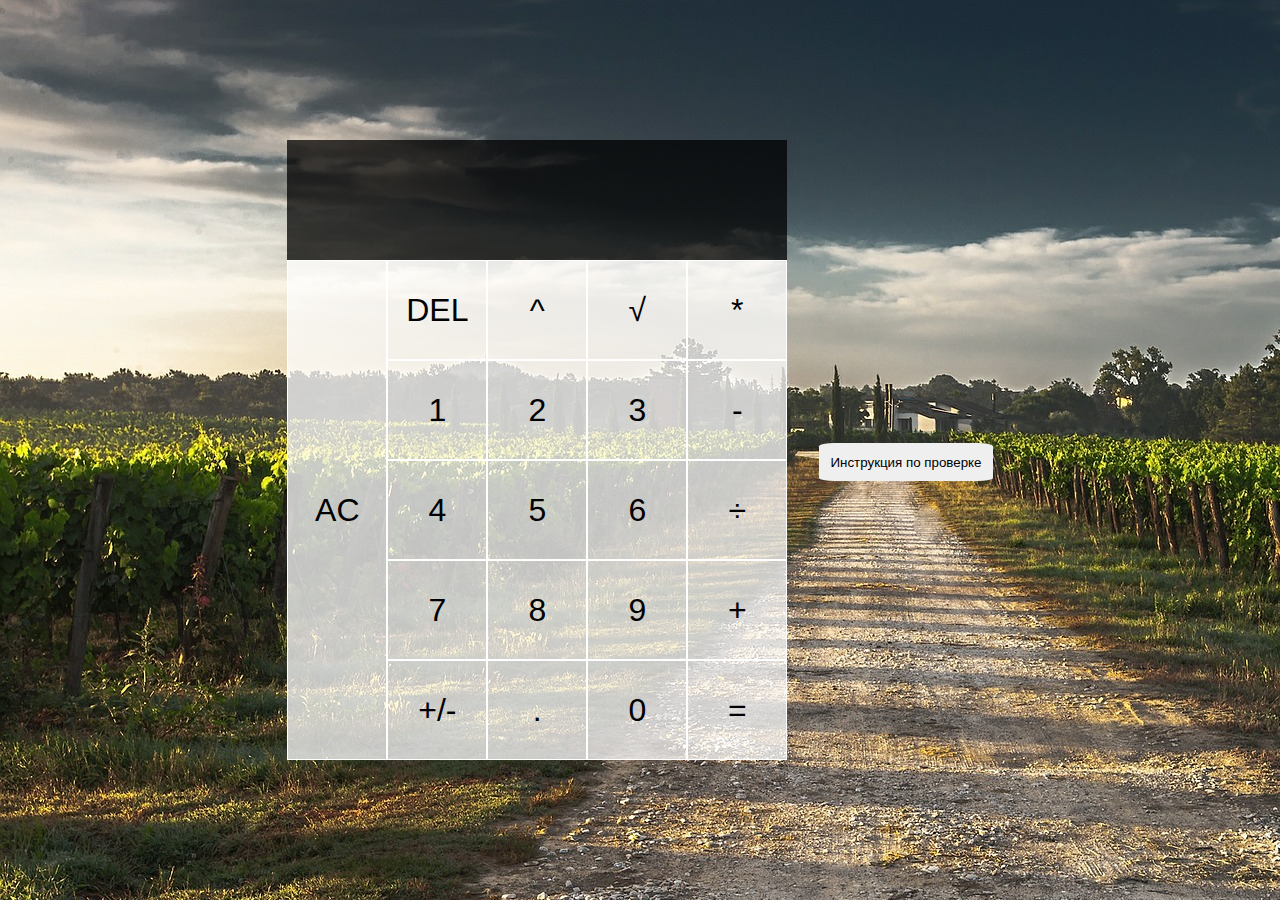
<file: calculator/index.html>
<!DOCTYPE html>
<html lang="en">
<head>
  <div class="page__wrapper">
    <meta charset="UTF-8">
    <meta name="viewport" content="width=device-width, initial-scale=1.0">
    <meta http-equiv="X-UA-Compatible" content="ie=edge">
    <title>Calculator</title>
    <link href="styles.css" rel="stylesheet">
    <script src="script.js" defer></script>
  </head>
  <body>
    <div data-calculator class="calculator-grid">
      <div class="output">
        <div data-previous-operand class="previous-operand"></div>
        <div data-current-operand class="current-operand"></div>
      </div>
      <button data-all-clear class="all-clear" >AC</button>
      <button data-delete>DEL</button>
      <button data-operation>^</button>
      <button data-sqrt>√</button>
      <button data-operation>*</button>
      <button data-number>1</button>
      <button data-number>2</button>
      <button data-number>3</button>
      <button data-operation>-</button>
      <button data-number>4</button>
      <button data-number>5</button>
      <button data-number>6</button>
      <button data-operation>÷</button>
      <button data-number>7</button>
      <button data-number>8</button>
      <button data-number>9</button>
      <button data-operation>+</button>
      <button data-plus-minus>+/-</button>
      <button data-number>.</button>
      <button data-number>0</button>
      <button data-equals >=</button>
    </div>
  
    <section>
      <button class="instruction">Инструкция по проверке</button>
    </section>
  </div>

  <section class="modal undisplayed">
    <div class="modal__wrapper ">
      <h2>Результат самопроверки, примечание для проверяющих</h2>
  
      <ul>
        <li>Score - 40 / 40: </li>
        <li>
          <h3> Базовая функциональность + 10</h3>
          <p> [x] Калькулятор выполняет математические операции: сложение, вычитание, умножение, деление.
            Обязательно наличие десятичной точки, действия с многозначными числами, возможность выполнить несколько действий подряд,
             очистить результат.</p>
        </li>
  
        <li>
          <h3> Дополнительные математические операции + 10</h3>
          <p> [x] Возведение в степень - работает стандартным образом. 
            -2 ^ 0.5 степень - не ошибка, вначале выполяется возведение, потом умножение на -1.</p>
          <p> [x] Извлечение квадратного корня - вначале необходимо выбрать число, затем нажать кнопку "корень". 
            Результат высчитывается сразу после клика на кнопку, знак корня не отображается.</p>
            <p>[x] Невозможно извлечь корень из отрицтательного числа.</p>
        </li>
  
        <li>
          <h3>Действия с отрицательными числами + 10</h3>
          <p>[x] Для работы с отрицательными числами применяется кнопка +/-. Необходимо вначале выбрать число, затем нажать на кнопку. 
            Работает как с первым, так и со вторым операндом.</p>
        </li>
  
        <li>
          <h3>Действия с дробями + 10</h3>
          <p> [x] Калькулятор считаем дроби. Поддреживается 7 символов после точки. 
            Справляется с вычислением типа 125 - 123.789.
          </p>
        </li>
      </ul>

      <button class="close__button" type="button">Закрыть</button>
    </div>

  </section>


</body>
</html>
</file>
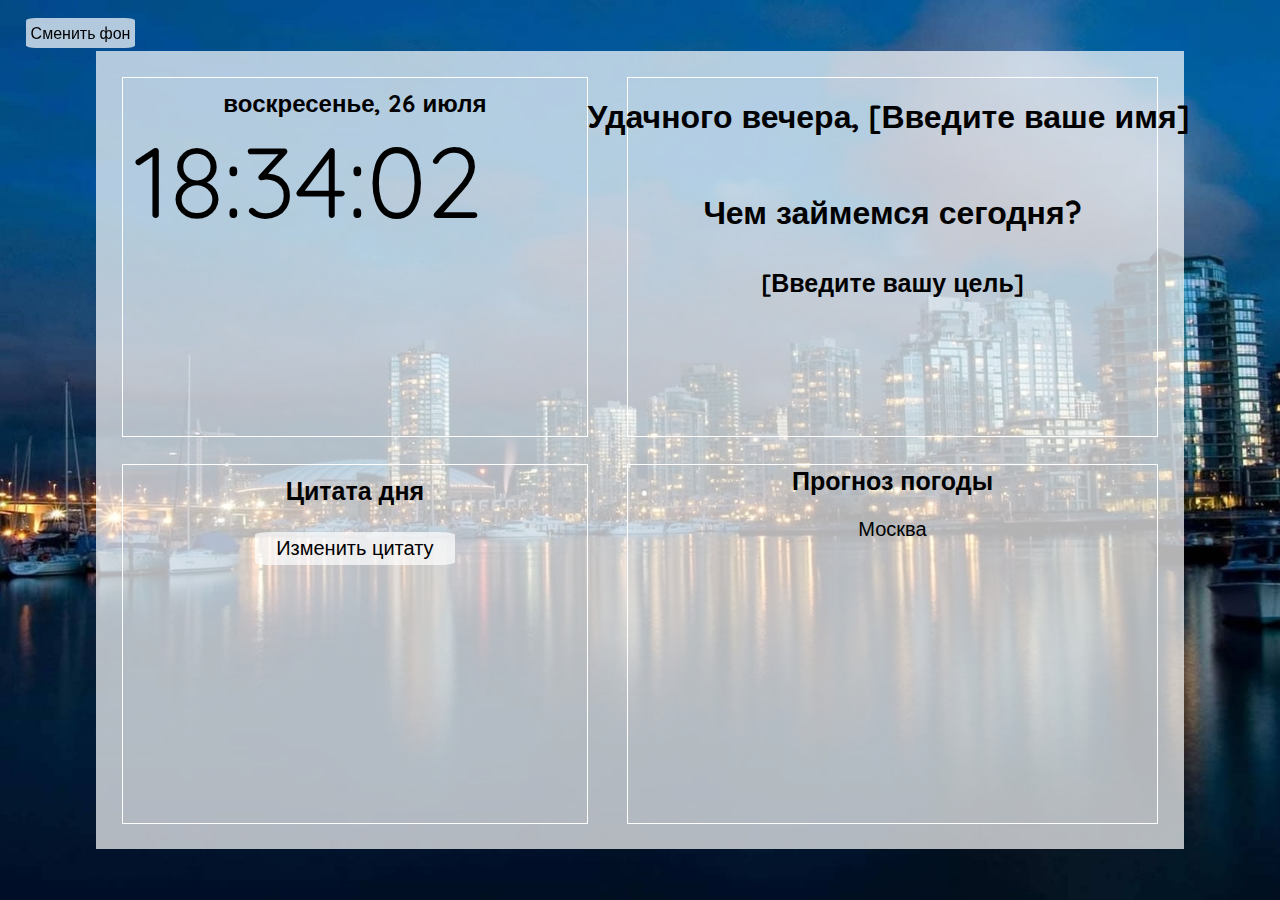
<file: momentum/index.html>
<!DOCTYPE html>
<html lang="en">
<head>
  <meta charset="UTF-8" />
  <meta name="viewport" content="width=device-width, initial-scale=1.0" />
  <link href="https://fonts.googleapis.com/css2?family=Quicksand:wght@600&display=swap" rel="stylesheet">
  <link rel="stylesheet" href="owfont-regular.css">
  <link rel="stylesheet" href="style.css" >
  <title>momentum</title>
</head>
<body>
<div class="page__wrapper">
  <div class="bgChanger">
    <a class="bgButton">Сменить фон</a>
  </div>
  
  <section class="calendar">
    <div data-date class="day">
      
    </div>
    <time data-time="" class="time"></time>
  </section>

  <section class="greet">
    <div class="h1">
      <p data-greeting class="greeting"></p>
      <p data-name class="name" contenteditable="true"></p>
    </div>
  
  <div class="dayGoal">
    
      <p class="h2">Чем займемся сегодня?</p>
      <p class="focus" data-focus contenteditable="true"></p>
  </div>
    
    
      
  </section>
  
    <section class="dayQuote">
      <h2>Цитата дня</h2>
      <figure  class="quote">
        <button data-blockquoteButton class='blockquoteButton'>Изменить цитату</button>
        <blockquote data-blockquote class="blockquote"></blockquote>
        
        <figcaption data-figCaption> 
          
        </figcaption>
      </figure>
    </section>
  
    <section class="weather__forecast">
      <h2>Прогноз погоды</h2>
      <div class="city" contenteditable="true">Москва</div>
      <div class="weather-icon owf"></div>
        <div class="temperature"></div>
        <div class="weather-description"></div>
        <div class="humidity"></div>
        <div class="wind__speed"></div>
    </section>
  
    
</div>
  <script src="quotes.js"></script>
  <script src="script.js"></script>
</body>
</html>
</file>
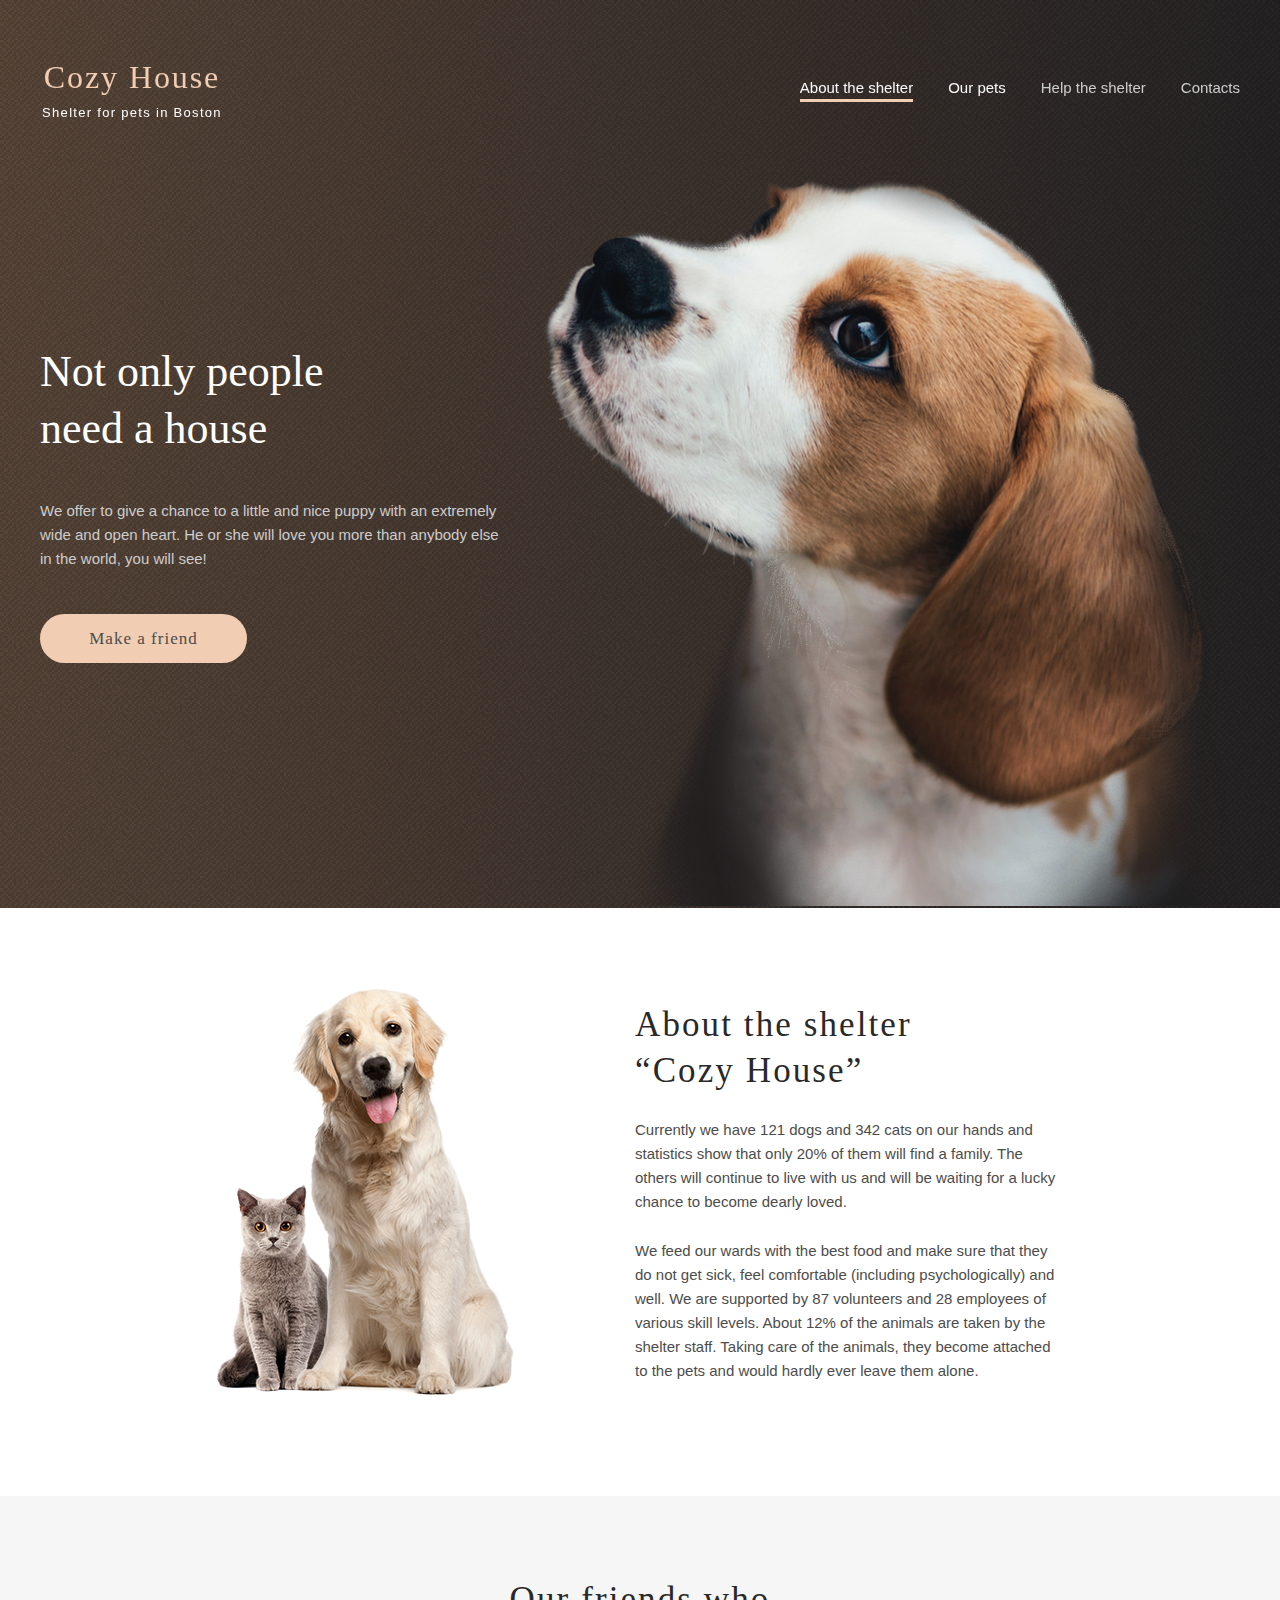
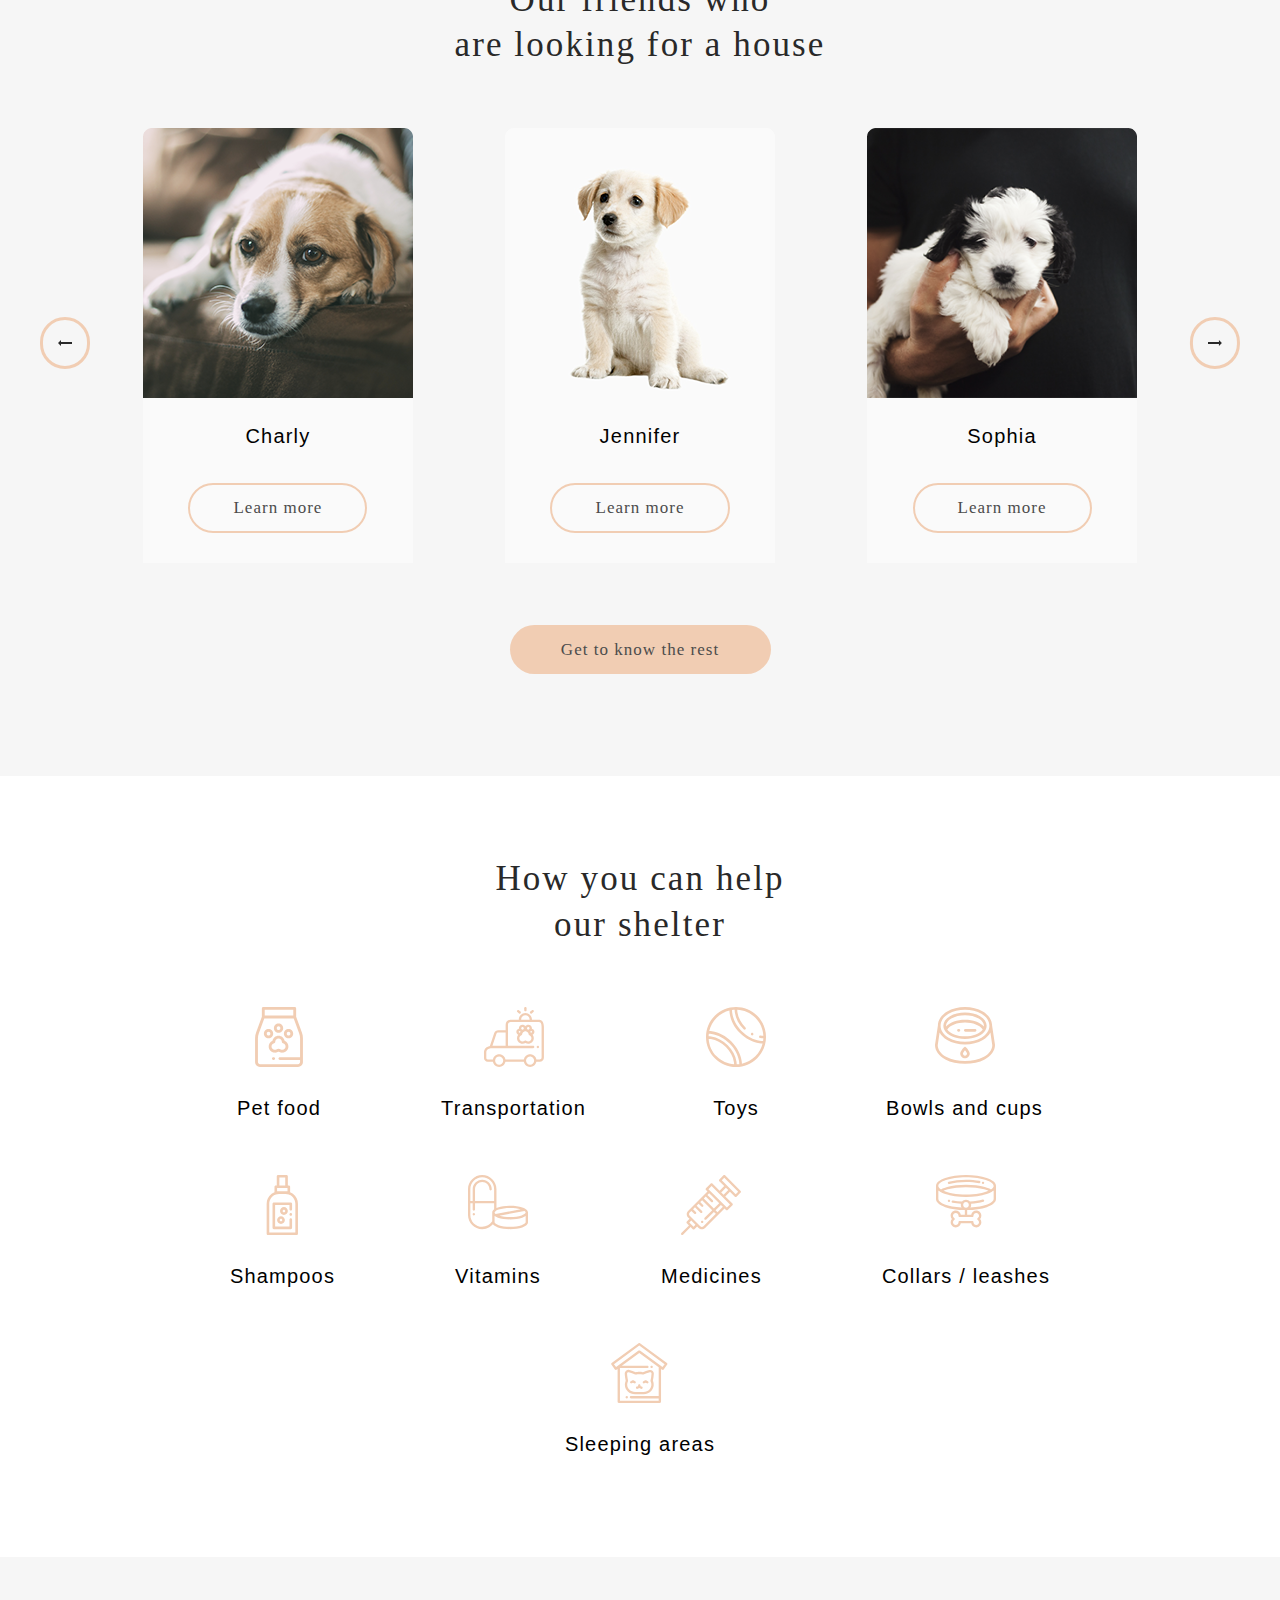
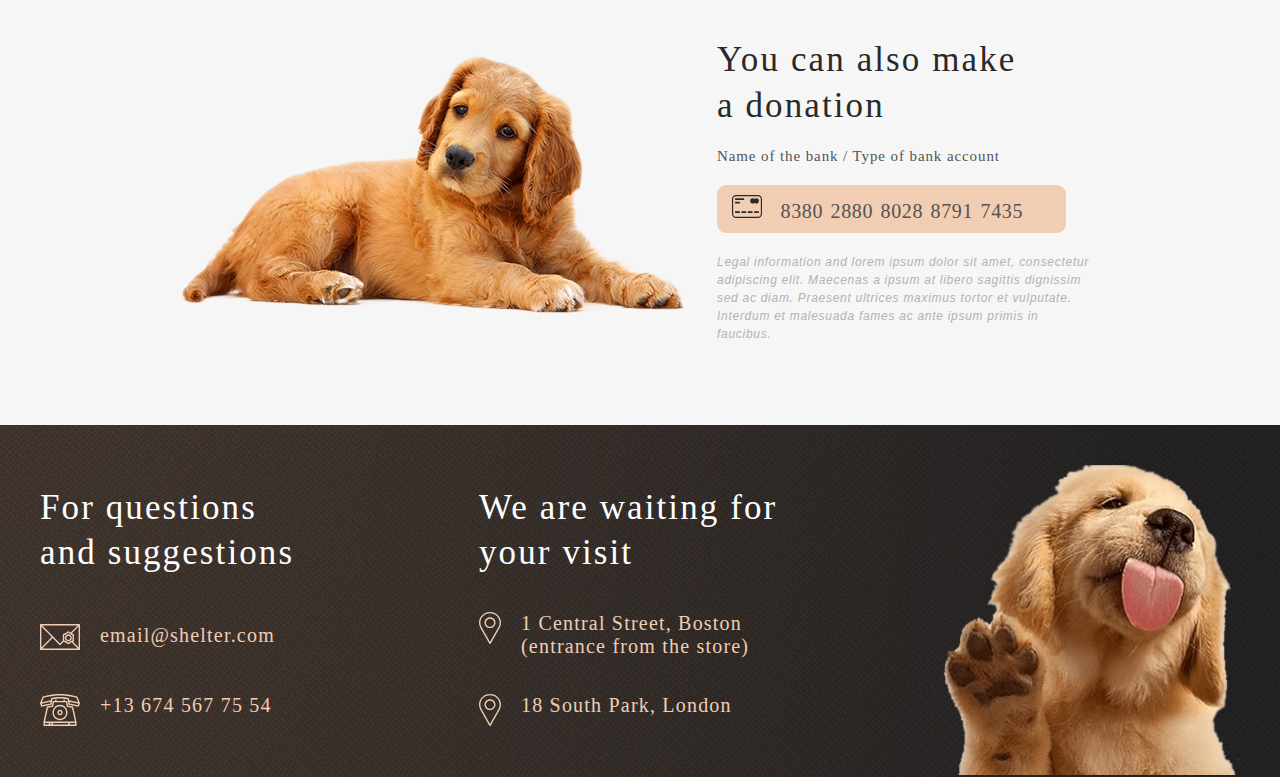
<file: shelter/pages/main/index.html>
<!DOCTYPE html>
<html lang="en">
<head>
    <meta charset="UTF-8">
    <meta name="viewport" content="width=device-width, initial-scale=1.0">
    <link rel="stylesheet" href="normalize.css">
    <link rel="stylesheet" href="style.css">
    <link rel="preload" href="../pets.js" as="script">
    <title>Cozy House</title>
</head>
<body>
    <h1 class="visually_hidden">Cozy House. Shelter for pets in Boston</h1>
            <header class="header">
              
                   <div class="page__wrapper">
                       
                    <a href="#" class="logo" onclick="event.preventDefault()">
                                <span class="logo__title">
                                    Cozy House
                                </span>
                                
                                <span class="logo__subtitle">
                                    Shelter for pets in Boston
                              
                            </span>
              
                   
                    </a>
    
                    <nav class="menu" >
                         
                          <div class="menu__button">
                                  
                            
                            </div>

                            <ul class="list">
                                <li class="list__item"><a class="list__item_link list__item_link_active" href="#">About the shelter</a></li>
                                <li class="list__item"><a class="list__item_link" href="../pets/index.html">Our pets</a></li>
                                <li class="list__item"><a class="list__item_link list__item_link_disabled" href="#" onclick="event.preventDefault()">Help the shelter</a></li>
                                <li class="list__item"><a class="list__item_link list__item_link_disabled" href="#" onclick="event.preventDefault()">Contacts</a></li>
                            </ul>
                
                    </nav>
             
                   </div>
            </header>
            
            <main class="main">
        
            <section class="promo">
               <div class="page__wrapper">
                   
                
                            <div class="text__wrapper">
                                <h2 class="text__header">
                                    Not only people need a house
                                </h2>
        
                                <p class="text__item">
                                    We offer to give a chance to a little and nice puppy with an extremely wide and open heart.
                                     He or she will love you more than anybody else in the world, you will see!
                                </p>
        
                                <a href="../pets/index.html" class="button text__button">Make a friend</a>
                    
                            </div>
                       
                
                        <div class="img__wrapper">

                            <div class="img">
                                <img src="../../assets/images/start-screen-puppy.png" alt="Классный пёсик" class="img-item">
                                
                            </div>
                        </div>
                   
            
               </div>
            </section>
        
        
            <section class="about">
                 <div class="page__wrapper">             
                          <div class="img__wrapper">

                                    <div class="img">
                                        <img src="../../assets/images/about-pets.png" alt="Puppy">
                                    </div>
                             </div>
                    
                            <div class="text__wrapper">
                                    <h3 class="text__header">
                                        About the shelter “Cozy House”
                                        </h3>
                        
                                    <p class="text__item">
                                        Currently we have 121 dogs and 342 cats on our hands and statistics show that only 20% of them will find a family.
                                         The others will continue to live with us and will be waiting for a lucky chance to become dearly loved.
                                    </p>
                        
                                    <p class="text__item">
                                        We feed our wards with the best food and make sure that they do not get sick, feel comfortable (including psychologically) and well.
                                         We are supported by 87 volunteers and 28 employees of various skill levels. About 12% of the animals are taken by the shelter staff.
                                         Taking care of the animals, they become attached to the pets and would hardly ever leave them alone.
                                    </p>
                               
        
                                
                             </div>    
                     
                </div>
            </section>
        
        
            <section class="pets">
              <div class="page__wrapper">
                  
               
                <h3>Our friends who 
                    are looking for a house</h3>
                             
                <div class="card__container">
                              
                                    
                   <button type="button" class="arrow arrow__left">
                        
                    </button>
                   
                    <div class="card__items">
                       
                            </div>

                     <button type="button" class="arrow arrow__right">
                    </button> 
                                
                             </div>

                <a href="../pets/index.html" class="button pets__button">Get to know the rest</a>
              </div>
            </section>
        
            <section class="help">
        <div class="page__wrapper">
            
                            <h3 class="section__title"> How you can help
                                 our shelter</h3>

                            <div class="content__wrapper">
                            <div class="icons">
                                <div class="icon__containter">

                                    <div class="icon">
                                        <img src="../../assets/images/pet-food.svg" alt="">
                                        
                                    </div>
                                    <h4>Pet food</h4>
                                </div>
                    
                                <div class="icon__containter">

                                    <div class="icon">
                                        <img src="../../assets/images/transportation.svg" alt="">
                                        
                                    </div>
                                    <h4>Transportation</h4>
                                </div>
                    
                                <div class="icon__containter">

                                    <div class="icon">
                                        <img src="../../assets/images/toys.svg" alt="">
                                        
                                    </div>
                                    <h4>Toys</h4>
                                </div>
                    
                                <div class="icon__containter">

                                    <div class="icon">
                                        <img src="../../assets/images/bowls-and-cups.svg" alt="">
                                        
                                    </div>
                                    <h4>Bowls and cups</h4>
                                </div>
                    
                                <div class="icon__containter">

                                    <div class="icon">
                                        <img src="../../assets/images/shampoos.svg" alt="">
                                        
                                    </div>
                                    <h4>Shampoos</h4>
                                </div>
                    
                                <div class="icon__containter">
                                    <div class="icon">
                                        <img src="../../assets/images/vitamins.svg" alt="">
                                    </div>
                                    <h4>Vitamins</h4>
                                </div>
                    
                                <div class="icon__containter">
                                    <div class="icon">
                                        <img src="../../assets/images/medicines.svg" alt="">
                                    </div>
                                    <h4>Medicines</h4>
                                </div>
                    
                                <div class="icon__containter">
                                    <div class="icon">
                                        <img src="../../assets/images/collars-leashes.svg" alt="">
                                    </div>
                                    <h4>Collars / leashes</h4>
                                </div>
                    
                                <div class="icon__containter">
                                    <div class="icon">
                                        <img src="../../assets/images/sleeping-area.svg" alt="">
                                    </div>
                                    <h4>Sleeping areas</h4>
                                </div>
                    
                           
                            </div>    
                        </div>
            
                  
        </div>
        
            </section>
        
        
            <section class="donation">
               <div class="page__wrapper">
    
                            <div class="img__wrapper">
                                <div class="img">
                                    <img src="../../assets/images/donation-dog.png" alt="Image of pure dogs">
                                </div>
                            </div>
                
                            <div class="text__wrapper">
                                <h3 class="text__header">
                                    You can also make a donation
                                </h3>
    
                                <p class="text__item">
                                    Name of the bank / Type of bank account
                                </p>
                    
                                <p class="text__item">
                                    <a href="#">
                                        <span><img src="../../assets/images/credit-card.svg" alt="icon-credit-card"></span>
                                        <span class="card__number">8380 2880 8028 8791 7435</span>
                                    </a>
                                </p>
                    
                                <p class="text__item">
                                    Legal information and lorem ipsum dolor sit amet, consectetur adipiscing elit.
                                     Maecenas a ipsum at libero sagittis dignissim sed ac diam.
                                     Praesent ultrices maximus tortor et vulputate. Interdum et malesuada fames ac ante ipsum primis in faucibus.
                                </p>
                            </div>
                
                
               </div>
            </section>
        
        
            </main>
    
    <footer class="footer">
    
    <div class="page__wrapper">
        
                       <div class="content__wrapper">
                        <h3 class="content__title">For questions and suggestions</h3>
                        <p class="content__item">
                            <a href="mailto:zzz@mail.net">
                                <!-- <span class="icon"><img src="../../assets/images/mail.svg" alt="email" width="40px"></span> -->
                                 email@shelter.com</a>
                        </p>
                        <p class="content__item">
                            <a href="tel:+13 674 567 75 54">
                                <!-- <span class="icon"><img src="../../assets/images/phone.svg" alt="phone" width="40px"> 
                                </span>-->+13 674 567 75 54</a>
                        </p>
                       </div>
        
                       <div class="content__wrapper">
                        <h3 class="content__title">We are waiting for your visit</h3>
                        <p class="content__item">
                            <a href="https://goo.gl/maps/g77fiuNcfMU1HMLw6" target="_blank">
                                <!-- <span class="icon"><img src="../../assets/images/pin.svg" alt="addresss-icon"></span> -->

                                1 Central Street, Boston (entrance from the store)
                            </a>
                        </p>
                        <p class="content__item">
                            <a href="https://goo.gl/maps/yAZT6LeXqcxQMjdz5" target="_blank">
                                <!-- <span class="icon"><img src="../../assets/images/pin.svg" alt="adress-icon line2"></span> -->

                                18 South Park, London 
                            </a>
                        </p>
        
                       </div>
        
        
                       <div class="content__wrapper">
                        <div class="img">
                            <img class="content__item" src="../../assets/images/footer-puppy.png" alt="Funny puppy">
                        </div>
        
                       </div>
        
                </div>
        
        
           
    </div>
    </footer>

    <div class="modals">
        <nav class="modal mobile__menu mobile__menu_hidden">
            <ul class="list">
                <li class="list__item"><a class="list__item_link list__item_link_active" href="#">About the shelter</a></li>
                <li class="list__item"><a class="list__item_link" href="../pets/index.html">Our pets</a></li>
                <li class="list__item"><a class="list__item_link list__item_link_disabled" onclick="event.preventDefault()" href="#">Help the shelter</a></li>
                <li class="list__item"><a class="list__item_link list__item_link_disabled" href="#" onclick="event.preventDefault()">Contacts</a></li>
            </ul>
        </nav>

    </div>
    <div class="overlay"></div>
<script src="../pets.js"></script>
<script src="script.js"></script>

</body>
</html>
</file>
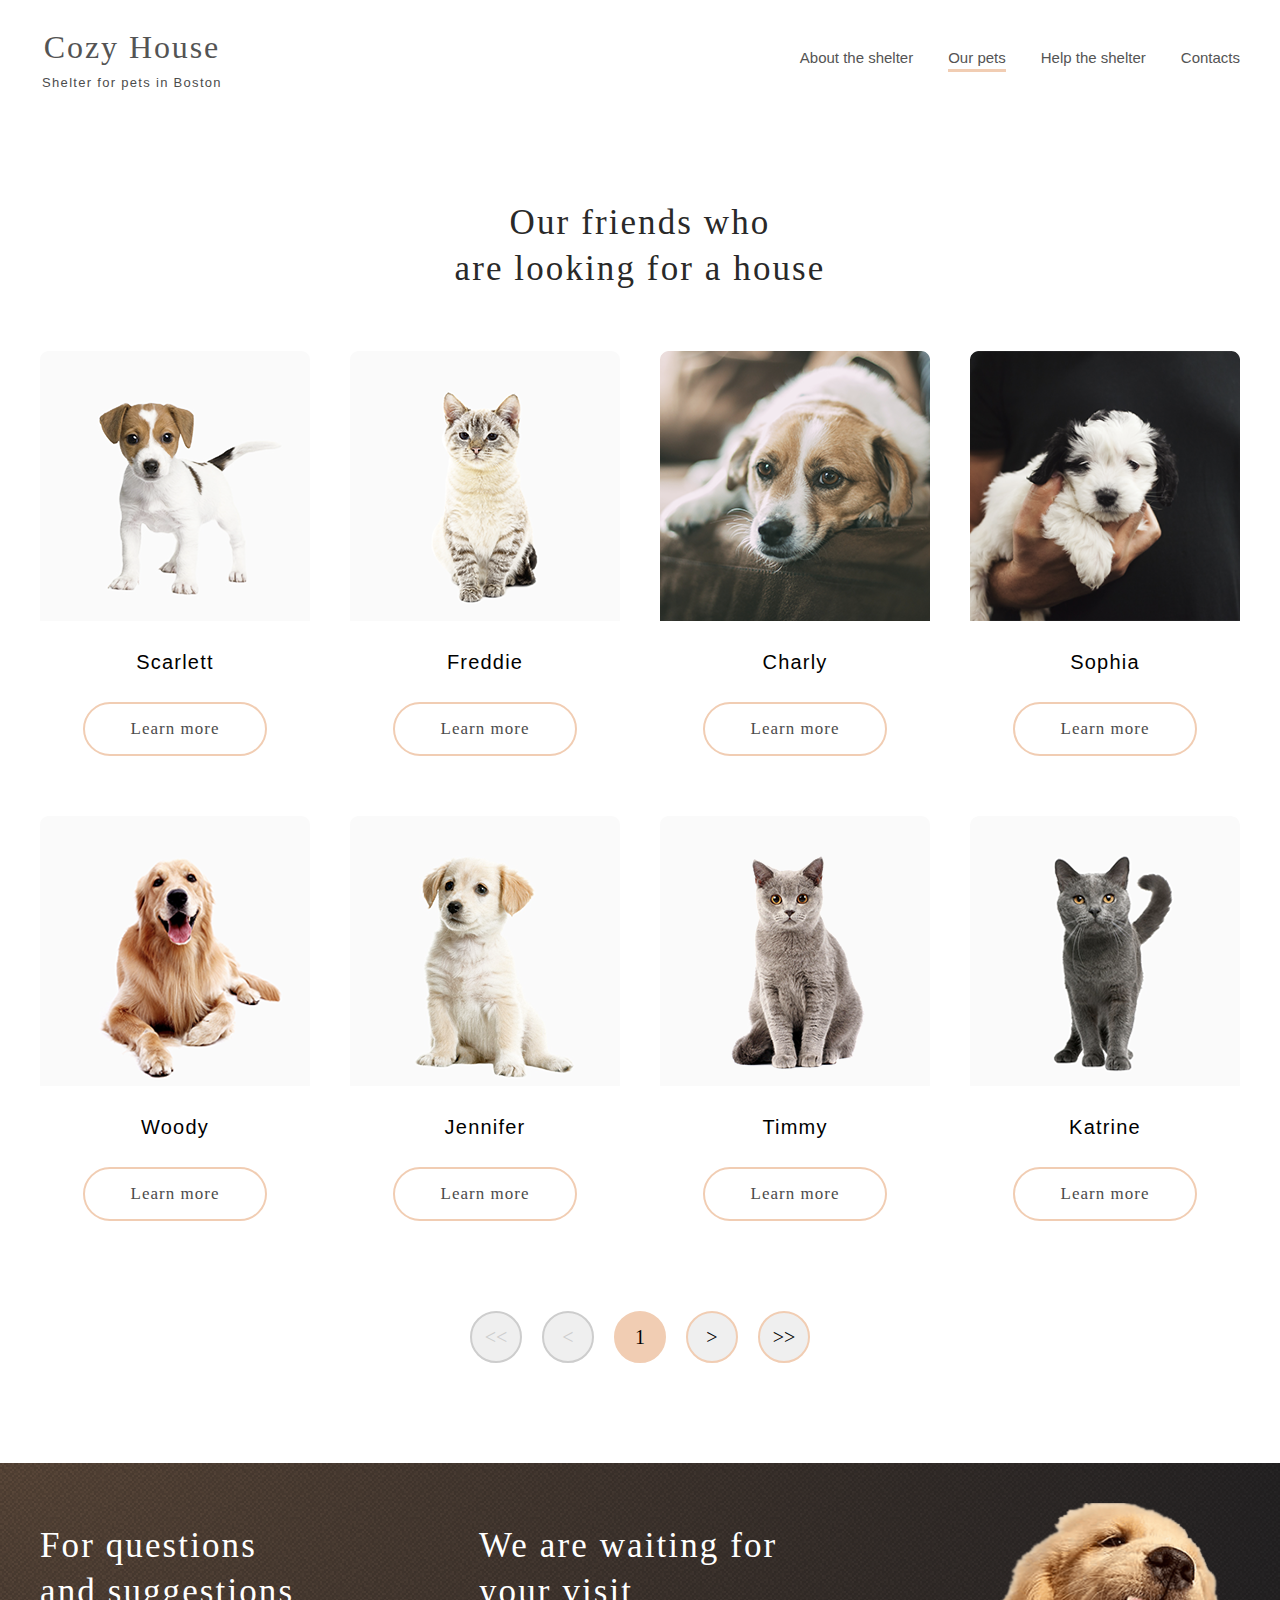
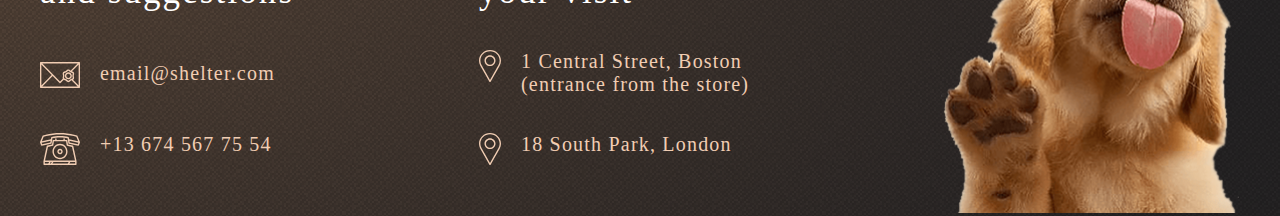
<file: shelter/pages/pets/index.html>
<!DOCTYPE html>
<html lang="en">
<head>
    <meta charset="UTF-8">
    <meta name="viewport" content="width=device-width, initial-scale=1.0">
    <link rel="stylesheet" href="normalize.css">
    <link rel="stylesheet" href="style.css">
    <title>Cozy House / pets</title>
</head>
<body class="pets__page">
    <h1 class="visually_hidden">Cozy House. Shelter for pets in Boston</h1>
    <header class="header">
              <div class="header__background">
                  
            <div class="page__wrapper">
                <div class="header__fixed">
                                    
                    <a href="../main/index.html" class="logo" >
                        <span class="logo__title">
                            Cozy House
                        </span>
                        
                        <span class="logo__subtitle">
                            Shelter for pets in Boston
                      
                    </span>
      
           
            </a>
    
            <nav class="menu" >
                 
                  <div class="menu__button">
                          
                    
                    </div>
    
                    <ul class="list">
                        <li class="list__item"><a class="list__item_link" href="../main/index.html">About the shelter</a></li>
                        <li class="list__item"><a class="list__item_link list__item_link_active" href="../pets/index.html">Our pets</a></li>
                        <li class="list__item"><a class="list__item_link list__item_link_disabled" href="#" onclick="event.preventDefault()">Help the shelter</a></li>
                        <li class="list__item"><a class="list__item_link list__item_link_disabled" href="#" onclick="event.preventDefault()">Contacts</a></li>
                    </ul>
        
            </nav>
     
           
             </div>
    
            </div>
              </div>



 </header>
            
            <main class="main">
                <section class="pets"> 
                    <h2 class="visually_hidden">Our pets</h2>
          
<div class="page__wrapper">
    <h3>Our friends who
        are looking for a house</h3>
    <div class="card__items">


</div>

<div class="pagination__container">

</div>


</div>
                </section>
            </main>
    
    <footer class="footer">
    
        <div class="page__wrapper">
        
            <div class="content__wrapper">
             <h3 class="content__title">For questions and suggestions</h3>
             <p class="content__item">
                 <a href="mailto:zzz@mail.net">
                     <!-- <span class="icon"><img src="../../assets/images/mail.svg" alt="email" width="40px"></span> -->
                      email@shelter.com</a>
             </p>
             <p class="content__item">
                 <a href="tel:+13 674 567 75 54">
                     <!-- <span class="icon"><img src="../../assets/images/phone.svg" alt="phone" width="40px"> 
                     </span>-->+13 674 567 75 54</a>
             </p>
            </div>

            <div class="content__wrapper">
             <h3 class="content__title">We are waiting for your visit</h3>
             <p class="content__item">
                 <a href="https://goo.gl/maps/g77fiuNcfMU1HMLw6" target="_blank">
                     <!-- <span class="icon"><img src="../../assets/images/pin.svg" alt="addresss-icon"></span> -->

                     1 Central Street, Boston (entrance from the store)
                 </a>
             </p>
             <p class="content__item">
                 <a href="https://goo.gl/maps/yAZT6LeXqcxQMjdz5" target="_blank">
                     <!-- <span class="icon"><img src="../../assets/images/pin.svg" alt="adress-icon line2"></span> -->

                     18 South Park, London 
                 </a>
             </p>

            </div>


            <div class="content__wrapper">
             <div class="img">
                 <img class="content__item" src="../../assets/images/footer-puppy.png" alt="Funny puppy">
             </div>

            </div>

     </div>
        
        
           
    </div>
    </footer>

    <div class="modals">
        <nav class="modal mobile__menu mobile__menu_hidden">

            <div class="mobile__top">
                
                <a href="../main/index.html" class="logo" >
                    <span class="logo__title">
                        Cozy House
                    </span>
                    
                    <span class="logo__subtitle">
                        Shelter for pets in Boston
                  
                </span>
    
       
        </a>

        <div class="menu__button">
                          
                    
        </div>
    
            </div>

            <ul class="list">
                <li class="list__item"><a class="list__item_link" href="../main/index.html">About the shelter</a></li>
                <li class="list__item"><a class="list__item_link list__item_link_active" href="#">Our pets</a></li>
                <li class="list__item"><a class="list__item_link list__item_link_disabled" href="#" onclick="event.preventDefault()">Help the shelter</a></li>
                <li class="list__item"><a class="list__item_link list__item_link_disabled" href="#" onclick="event.preventDefault()">Contacts</a></li>
            </ul>
        </nav>

    </div>
    <div class="overlay"></div>
<script src="../pets.js"></script>
<script src="script.js"></script>

</body>
</html>

<!--
Осталось:



Если успею моментум - исправить слайдер - прописать column-gap вместо justify-content и добавить чуть-чуть анимациии. 
Вначале сдвигаем вне области видимости - потом удаляем. 



-->
</file>
<file: calculator/styles.css>
*, *::before, *::after {
  box-sizing: border-box;
  font-family: Gotham Rounded, sans-serif;
  font-weight: normal;
}

.page__wrapper {
  display: flex;
  justify-content: center;
  width: 1024px;
  margin: 0 auto;
  align-items: center;
  column-gap: 2rem;
}

body {
  padding: 0;
  margin: 0;
  background: url(images/bg.jpg) no-repeat;
  /*
  background: linear-gradient(to right, #00AAFF, #00FF6C); */
}

.calculator-grid {
  display: grid;
  justify-content: center;
  align-content: center;
  min-height: 100vh;
  grid-template-columns: repeat(5, 100px);
  grid-template-rows: minmax(120px, auto) repeat(5, 100px);
}

.calculator-grid > button {
  cursor: pointer;
  font-size: 2rem;
  border: 1px solid white;
  outline: none;
  background-color: rgba(255, 255, 255, .75);
}

.calculator-grid > button:hover {
  background-color: rgba(255, 255, 255, .9);
}

.output {
  grid-column: 1 / -1;
  background-color: rgba(0, 0, 0, .75);
  display: flex;
  align-items: flex-end;
  justify-content: space-around;
  flex-direction: column;
  padding: 10px;
  word-wrap: break-word;
  word-break: break-all;
}

.output .previous-operand {
  color: rgba(255, 255, 255, .75);
  font-size: 1.5rem;
}

.output .current-operand {
  color: white;
  font-size: 2.5rem;
}

.all-clear {
  grid-row: 2 / -1 ;
}


.modal {
  width: 100vw;
  height: 100vh;
  z-index: 1000;
  background-color:  rgba(255, 255, 255, 1);
  position: fixed;
  top: 0;
  left: 0;
}

.modal__wrapper {
  max-width: 1024px;
  margin: 0 auto;
  margin-top: 8vh;
  border: 2px solid #000000;
  padding: 0.3rem;
}


.modal h2 {
  text-align: center;
}
.close__button, .instruction {
  display: block;
  margin: 0;
  padding: 0;
  margin: 0 auto;
  margin-top: 2.5rem;
  
  border: none;
  border-radius: 9%;
  cursor: pointer;
  outline: none;
 margin-bottom: 1rem;
 padding: 0.7rem;
}

.undisplayed {
  display: none;
}
</file>
<file: momentum/owfont-regular.css>
/*!
 *  owfont-regular 1.0.0 by Deniz Fuchidzhiev - http://websygen.com
 *  License - font: SIL OFL 1.1, css: MIT License
 */
/* FONT PATH
 * -------------------------- */
@font-face {
  font-family: 'owfont';
  src: url('assets/fonts/owfont-regular.eot?v=1.0.0');
  src: url('assets/fonts/owfont-regular.eot?#iefix&v=1.0.0') format('embedded-opentype'),
	   url('assets/fonts/owfont-regular.woff') format('woff'),
	   url('assets/fonts/owfont-regular.ttf') format('truetype'),
	   url('assets/fonts/owfont-regular.svg#owf-regular') format('svg');
  font-weight: normal;
  font-style: normal;
}
.owf {
  display: inline-block;
  font: normal normal normal 14px/1 owfont;
  font-size: inherit;
  text-rendering: auto;
  -webkit-font-smoothing: antialiased;
  -moz-osx-font-smoothing: grayscale;
  transform: translate(0, 0);
}
/* makes the font 33% larger relative to the icon container */
.owf-lg {
  font-size: 1.33333333em;
  line-height: 0.75em;
  vertical-align: -15%;
}
.owf-2x {
  font-size: 2em;
}
.owf-3x {
  font-size: 3em;
}
.owf-4x {
  font-size: 4em;
}
.owf-5x {
  font-size: 5em;
}
.owf-fw {
  width: 1.28571429em;
  text-align: center;
}
.owf-ul {
  padding-left: 0;
  margin-left: 2.14285714em;
  list-style-type: none;
}
.owf-ul > li {
  position: relative;
}
.owf-li {
  position: absolute;
  left: -2.14285714em;
  width: 2.14285714em;
  top: 0.14285714em;
  text-align: center;
}
.owf-li.owf-lg {
  left: -1.85714286em;
}
.owf-border {
  padding: .2em .25em .15em;
  border: solid 0.08em #eeeeee;
  border-radius: .1em;
}
.owf-pull-right {
  float: right;
}
.owf-pull-left {
  float: left;
}
.owf.owf-pull-left {
  margin-right: .3em;
}
.owf.owf-pull-right {
  margin-left: .3em;
}

/* owfont uses the Unicode Private Use Area (PUA) to ensure screen
   readers do not read off random characters that represent icons */
   
/*   Weather Condition Codes    */
   
/*   Thunderstorm - - - - - - - - - - - - - - - - - - - - - - - - - - - - - - - - - - - -    */
   
/* thunderstorm with light rain */
.owf-200:before,
.owf-200-d:before,
.owf-200-n:before {
  content: "\EB28";
}
/* thunderstorm with rain */
.owf-201:before,
.owf-201-d:before,
.owf-201-n:before {
  content: "\EB29";
}
/* thunderstorm with heavy rain */
.owf-202:before,
.owf-202-d:before,
.owf-202-n:before {
  content: "\EB2A";
}
/*  light thunderstorm  */
.owf-210:before,
.owf-210-d:before,
.owf-210-n:before {
  content: "\EB32";
}
/*  thunderstorm  */
.owf-211:before,
.owf-211-d:before,
.owf-211-n:before {
  content: "\EB33";
}
/*   heavy thunderstorm   */
.owf-212:before,
.owf-212-d:before,
.owf-212-n:before {
  content: "\EB34";
}
/*   ragged thunderstorm   */
.owf-221:before,
.owf-221-d:before,
.owf-221-n:before {
  content: "\EB3D";
}
/*  thunderstorm with light drizzle    */
.owf-230:before,
.owf-230-d:before,
.owf-230-n:before {
  content: "\EB46";
}
/*  thunderstorm with drizzle     */
.owf-231:before,
.owf-231-d:before,
.owf-231-n:before {
  content: "\EB47";
}
/* thunderstorm with heavy drizzle     */
.owf-232:before,
.owf-232-d:before,
.owf-232-n:before {
  content: "\EB48";
}

/*   Drizzle - - - - - - - - - - - - - - - - - - - - - - - - - - - - - - - - - - - -    */

/*  light intensity drizzle */
.owf-300:before,
.owf-300-d:before,
.owf-300-n:before {
  content: "\EB8C";
}
/*  drizzle */
.owf-301:before,
.owf-301-d:before,
.owf-301-n:before {
  content: "\EB8D";
}
/*  heavy intensity drizzle  */
.owf-302:before,
.owf-302-d:before,
.owf-302-n:before {
  content: "\EB8E";
}
/*   light intensity drizzle rain  */
.owf-310:before,
.owf-310-d:before,
.owf-310-n:before {
  content: "\EB96";
}
/*  drizzle rain  */
.owf-311:before,
.owf-311-d:before,
.owf-311-n:before {
  content: "\EB97";
}
/* heavy intensity drizzle rain */
.owf-312:before,
.owf-312-d:before,
.owf-312-n:before {
  content: "\EB98";
}
/* shower rain and drizzle  */
.owf-313:before,
.owf-313-d:before,
.owf-313-n:before {
  content: "\EB99";
}
/* heavy shower rain and drizzle*/
.owf-314:before,
.owf-314-d:before,
.owf-314-n:before {
  content: "\EB9A";
}
/* shower drizzle */
.owf-321:before,
.owf-321-d:before,
.owf-321-n:before {
  content: "\EBA1";
}

/*   Rain - - - - - - - - - - - - - - - - - - - - - - - - - - - - - - - - - - - -    */

/* light rain  */
.owf-500:before,
.owf-500-d:before,
.owf-500-n:before {
  content: "\EC54";
}
/* moderate rain  */
.owf-501:before,
.owf-501-d:before,
.owf-501-n:before {
  content: "\EC55";
}
/* heavy intensity rain  */
.owf-502:before,
.owf-502-d:before,
.owf-502-n:before {
  content: "\EC56";
}
/* very heavy rain   */
.owf-503:before,
.owf-503-d:before,
.owf-503-n:before {
  content: "\EC57";
}
/* extreme rain    */
.owf-504:before,
.owf-504-d:before,
.owf-504-n:before {
  content: "\EC58";
}
/* freezing rain    */
.owf-511:before,
.owf-511-d:before,
.owf-511-n:before {
  content: "\EC5F";
}
/*  light intensity shower rain    */
.owf-520:before,
.owf-520-d:before,
.owf-520-n:before {
  content: "\EC68";
}
/* shower rain  */
.owf-521:before,
.owf-521-d:before,
.owf-521-n:before {
  content: "\EC69";
}
/*  heavy intensity shower rain  */
.owf-522:before,
.owf-522-d:before,
.owf-522-n:before {
  content: "\EC6A";
}
/* ragged shower rain  */
.owf-531:before,
.owf-531-d:before,
.owf-531-n:before {
  content: "\EC73";
}

/*   Snow - - - - - - - - - - - - - - - - - - - - - - - - - - - - - - - - - - - -    */

/* light snow  */
.owf-600:before,
.owf-600-d:before,
.owf-600-n:before {
  content: "\ECB8";
}
/*  snow  */
.owf-601:before,
.owf-601-d:before,
.owf-601-n:before {
  content: "\ECB9";
}
/*   heavy snow   */
.owf-602:before,
.owf-602-d:before,
.owf-602-n:before {
  content: "\ECBA";
}
/*  sleet  */
.owf-611:before,
.owf-611-d:before,
.owf-611-n:before {
  content: "\ECC3";
}
/*   shower sleet */
.owf-612:before,
.owf-612-d:before,
.owf-612-n:before {
  content: "\ECC4";
}
/* light rain and snow */
.owf-615:before,
.owf-615-d:before,
.owf-615-n:before {
  content: "\ECC7";
}
/* rain and snow  */
.owf-616:before,
.owf-616-d:before,
.owf-616-n:before {
  content: "\ECC8";
}
/* light shower snow  */
.owf-620:before,
.owf-620-d:before,
.owf-620-n:before {
  content: "\ECCC";
}
/* shower snow  */
.owf-621:before,
.owf-621-d:before,
.owf-621-n:before {
  content: "\ECCD";
}
/* heavy shower snow  */
.owf-622:before,
.owf-622-d:before,
.owf-622-n:before {
  content: "\ECCE";
}

/*   Atmosphere - - - - - - - - - - - - - - - - - - - - - - - - - - - - - - - - - - - -    */

/* mist */
.owf-701:before,
.owf-701-d:before,
.owf-701-n:before {
  content: "\ED1D";
}
/* smoke */
.owf-711:before,
.owf-711-d:before,
.owf-711-n:before {
  content: "\ED27";
}
/* haze */
.owf-721:before,
.owf-721-d:before,
.owf-721-n:before {
  content: "\ED31";
}
/* Sand/Dust Whirls */
.owf-731:before,
.owf-731-d:before,
.owf-731-n:before {
  content: "\ED3B";
}
/* Fog */
.owf-741:before,
.owf-741-d:before,
.owf-741-n:before {
  content: "\ED45";
}
/* sand */
.owf-751:before,
.owf-751-d:before,
.owf-751-n:before {
  content: "\ED4F";
}
/* dust */
.owf-761:before,
.owf-761-d:before,
.owf-761-n:before {
  content: "\ED59";
}
/*  VOLCANIC ASH  */
.owf-762:before,
.owf-762-d:before,
.owf-762-n:before {
  content: "\ED5A";
}
/* SQUALLS */
.owf-771:before,
.owf-771-d:before,
.owf-771-n:before {
  content: "\ED63";
}
/* TORNADO */
.owf-781:before,
.owf-781-d:before,
.owf-781-n:before {
  content: "\ED6D";
}

/*   Clouds - - - - - - - - - - - - - - - - - - - - - - - - - - - - - - - - - - - -    */

/*  sky is clear  */  /*  Calm  */
.owf-800:before,
.owf-800-d:before,
.owf-951:before,
.owf-951-d:before {
  content: "\ED80";
}
.owf-800-n:before,
.owf-951-n:before {
  content: "\F168";
}
/*  few clouds   */
.owf-801:before,
.owf-801-d:before {
  content: "\ED81";
}
.owf-801-n:before {
  content: "\F169";
}
/* scattered clouds */
.owf-802:before,
.owf-802-d:before {
  content: "\ED82";
}
.owf-802-n:before {
  content: "\F16A";
}
/* broken clouds  */
.owf-803:before,
.owf-803-d:before,
.owf-803-n:before {
  content: "\ED83";
}
/* overcast clouds  */
.owf-804:before,
.owf-804-d:before,
.owf-804-n:before {
  content: "\ED84";
}

/*   Extreme - - - - - - - - - - - - - - - - - - - - - - - - - - - - - - - - - - - -    */

/* tornado  */
.owf-900:before,
.owf-900-d:before,
.owf-900-n:before {
  content: "\EDE4";
}
/*  tropical storm  */
.owf-901:before,
.owf-901-d:before,
.owf-901-n:before {
  content: "\EDE5";
}
/* hurricane */
.owf-902:before,
.owf-902-d:before,
.owf-902-n:before {
  content: "\EDE6";
}
/* cold */
.owf-903:before,
.owf-903-d:before,
.owf-903-n:before {
  content: "\EDE7";
}
/* hot */
.owf-904:before,
.owf-904-d:before,
.owf-904-n:before {
  content: "\EDE8";
}
/* windy */
.owf-905:before,
.owf-905-d:before,
.owf-905-n:before {
  content: "\EDE9";
}
/* hail */
.owf-906:before,
.owf-906-d:before,
.owf-906-n:before {
  content: "\EDEA";
}

/*   Additional - - - - - - - - - - - - - - - - - - - - - - - - - - - - - - - - - - - -    */

/* Setting */
.owf-950:before,
.owf-950-d:before,
.owf-950-n:before {
  content: "\EE16";
}
/*  Light breeze  */
.owf-952:before,
.owf-952-d:before,
.owf-952-n:before {
  content: "\EE18";
}
/*  Gentle Breeze  */
.owf-953:before,
.owf-953-d:before,
.owf-953-n:before {
  content: "\EE19";
}
/*  Moderate breeze  */
.owf-954:before,
.owf-954-d:before,
.owf-954-n:before {
  content: "\EE1A";
}
/* Fresh Breeze  */
.owf-955:before,
.owf-955-d:before,
.owf-955-n:before {
  content: "\EE1B";
}
/* Strong  Breeze  */
.owf-956:before,
.owf-956-d:before,
.owf-956-n:before {
  content: "\EE1C";
}
/* High wind, near gale  */
.owf-957:before,
.owf-957-d:before,
.owf-957-n:before {
  content: "\EE1D";
}
/* Gale */
.owf-958:before,
.owf-958-d:before,
.owf-958-n:before {
  content: "\EE1E";
}
/*  Severe Gale  */
.owf-959:before,
.owf-959-d:before,
.owf-959-n:before {
  content: "\EE1F";
}
/* Storm */
.owf-960:before,
.owf-960-d:before,
.owf-960-n:before {
  content: "\EE20";
}
/*  Violent Storm  */
.owf-961:before,
.owf-961-d:before,
.owf-961-n:before {
  content: "\EE21";
}
/* Hurricane */
.owf-962:before,
.owf-962-d:before,
.owf-962-n:before {
  content: "\EE22";
}
</file>
<file: momentum/style.css>
* {
  box-sizing: border-box;
  margin: 0;
  padding: 0;
}

html {
  font-size: 10px;
}

body {
  font-family: 'Quicksand', sans-serif;
  height: 100vh;
  background-size: cover;
  color: #000000;
  transition: 0.5s;
  display: flex;
  justify-content: center;
  align-items: center;
}

h2 {
  text-align: center;
  font-size: 2.5rem;
}

button {
  margin: 0;
  padding: 0;
  border: none;
  background: none;
}
.page__wrapper {
  display: grid;
  grid-template-columns: 45% auto;
  grid-template-rows: repeat(2, 40vh);
  align-content: stretch;
  position: relative;
  width: 85vw;

  background-color: rgba(255, 255, 255, 0.7);
  
  padding: 2vw;
  column-gap: 3vw;
  row-gap: 3vh;
  font-size: 1.6rem;
}

.page__wrapper div {
  display: flex;
  justify-content: center;
  flex-direction: column;
  align-items: center;
  text-align: center;
}

.calendar {
  border: 1px solid white;
  padding: 1rem;
}

.day {
  font-weight: bold;
  font-size: 2.4rem;
  
}

.time {
  font-size: 12.8rem; 
}

.greet {
  border: 1px solid white;
  padding: 1rem;
}
.greeting {
  text-align: center;
  white-space: nowrap;
}

.name {
  min-width: 3.2rem;
  flex-shrink: 0;
  
  cursor: pointer;
  transition: 1s;
  padding: 0.8rem;
  border-radius: 20%;
}

.name:hover {
  background-color: #f1cd83;
}

.name:focus {
  background-color: #f1cd83;
  text-decoration: underline;
}

.page__wrapper .h1 {
  margin-bottom: 4.8rem;
  font-size: 3.2rem;
  font-weight: bold;
  display: flex;
  flex-direction: row;
  flex-wrap: nowrap;
}

.dayGoal {
  font-size: 3.2rem;
  font-weight: bold;
}

.focus {
  margin-top: 2rem;
  font-size: 2.5rem;
  transition: 1s;
  padding: 1.5rem;
  border-radius: 20%;
}

.focus:hover {
  background-color: #f1cd83;
}

.focus:focus {
  background-color: #f1cd83;
  text-decoration: underline;
}


.dayQuote {
  border: 1px solid white;
  padding: 1rem;
  text-align: center;
}



.quote {
  display: flex;
  flex-direction: column;
  font-size: 2rem;
  margin-top: 1rem;
  margin: 0 auto;
  
}

figcaption {
  margin-top: 1rem;
  text-align: right;
  font-style: italic;
}

.blockquoteButton {
  margin-top: 1.6rem;
  order: 2;
  width: 20rem;
  background-color: rgba(255, 255, 255, 0.7);
  font-size: 2rem;
 padding: 0.5rem;
  z-index: 10;
  align-self: center;
  transition: 1s;
  cursor: pointer;
  border-radius: 9%;
}

.blockquoteButton:hover {
  background-color: #f1cd83;
 
}

.bgChanger {
  position: fixed;
  top: 2vh;
  left: 2vw;
}

.bgButton {
display: block;
 background-color: rgba(255, 255, 255, 0.7);
 padding: 0.5rem;
  z-index: 10;
  cursor: pointer;
  transition: 1s;
  border-radius: 9%;
  cursor: pointer;
}

.bgButton:not(:disabled):hover {
   background-color: #f1cd83;
   
}

.weather__forecast {

  font-size: 2rem;
  border: 0.1rem solid white;
  flex-direction: row;
  justify-content: center;

}

.weather__forecast .city {
  max-width: 15rem;
  flex-shrink: 0;
  margin: 0 auto;
  margin-top: 1rem;
  margin-bottom: 1rem;
  transition: 1s;
 padding: 1rem;
 border-radius: 20%;
}

.city:hover {
  background-color: #f1cd83;
  transform: scale(1.2);
}

.city:focus {
  background-color: #f1cd83;
  transform: scale(1.2);
  text-decoration: underline;
}

@media (max-width: 1500px) {
  .time {
    font-size: 10rem;
  }
}


@media (max-width: 1220px) {
  .time {
    font-size: 8rem;
  }
}

@media (max-width: 1000px) {
body {
  height: auto;
}

 .page__wrapper {
   grid-template-columns: auto;
   text-align: center;
 }

 

}


@media (max-width: 500px) {
  html {
    font-size: 7px;
  }

  .page__wrapper {
    width: 95vw;
  }
}
</file>
<file: shelter/pages/main/style.css>
html {
    font-size: 10px;
}

:root {
    --color-light-s: #FAFAFA;
    --color-light-l: #F6F6F6;
    --color-light-xl : #FFFFFF;
    --color-dark-s: #CDCDCD;
    --color-dark-m:  #B2B2B2;
    --color-dark-l: #545454;
    --color-dark-xl: #4C4C4C;
    --color-dark-2xl: #444444;
    --color-dark-3xl:#292929;
    --color-primary: #F1CDB3;
    --color-primary-light: #FDDCC4;
    --start-screen-gradient-background: url(../../assets/images/noise_transparent@2x.png), 
    radial-gradient(100% 215.42% at 0% 0%, #5B483A 0%, #262425 100%), #211F20;;
    --footer-gradient-background : url(../../assets/images/noise_transparent@2x.png), 
    radial-gradient(110.67% 538.64% at 5.73% 50%, 
    #513D2F 0%, #1A1A1C 100%), #211F20;
    


}



*, *::before, ::after {
    box-sizing: border-box;
    margin: 0;
    padding: 0;
}



ul {
    list-style-type: none;
}

a {

    text-decoration: none;
}


body {
    background: var(--start-screen-gradient-background);
}

.page__wrapper {
    max-width: 1200px;
    margin: 0 auto;
  
}


h1, 
h2,
h3,
h4,
h5,
h6 {

    font-family: Georgia, 'Times New Roman', Times, serif;
    font-weight: 400;
}

h2 {
    font-size: 4.4rem;
    line-height: 5.7rem;
    
    color: var(--color-light-xl);
}

h3 {
    font-size: 3.5rem;
    line-height: 130%;
    color: var(--color-dark-3xl);
    letter-spacing: 0.06em;
}

h4 {
  
    font-size: 2rem;
    line-height: 1.15;
    letter-spacing: 0.06em;
    font-family: "Georgia", sans-serif;
}

h5 {
    
    font-size: 1.5rem;
    line-height: 110%;
}

.visually_hidden {
    position: absolute;
    clip: rect(0 0 0 0);
    width: 1px;
    height: 1px;
    margin: -1px;
}

.text__item {
    font-family: Arial;
    font-style: normal;
    font-weight: normal;
    font-size: 1.5rem;
    line-height: 160%;
}

a.button {
    display: block;
    background-color: var(--color-primary);
    color: var(--color-dark-xl);
    border-radius: 10rem;
    text-align: center;
    font-family: Georgia;
    font-size: 1.7rem;
    letter-spacing: 0.06em;
    padding: 1.5rem 4.5rem;
    white-space: nowrap;
    max-width: 20.7rem;   
    
}

a.button:hover {
    background-color: var(--color-primary-light);
}


.header {
    position: relative;
    z-index: 10000;
}
.logo {
    display: flex;
    flex-wrap: wrap;
    max-width: 18.4rem;
    white-space: nowrap;
    justify-content: center;
    
}

.logo__fixed {
    transition: 2s;
    position: fixed;
    right: 10rem;
}


.logo__title {
    font-family: Georgia, 'Times New Roman', Times, serif;
    font-style: normal;
    font-weight: normal;
    font-size: 3.2rem;
    line-height: 110%;
    letter-spacing: 0.06em;
    color: var(--color-primary);
}

.logo__subtitle {
    font-family: Arial;
    font-style: normal;
    font-weight: normal;
    font-size: 1.3rem;
    line-height: 1.5rem;
    letter-spacing: 0.1em;
    color: var(--color-light-xl);
    text-align: center;
    margin-top: 1rem;
}




.header .page__wrapper {
    display: flex;
    padding-top: 6rem;
    justify-content: space-between;
   
}

.header .menu .list {
    display: flex;
    justify-content: space-between;
    column-gap: 3.5rem;
    flex-wrap: wrap;
    padding-top: 1.6rem;
    
}


.header .menu .list__item_link{
    font-family: Arial, Helvetica, sans-serif;
    font-style: normal;
    font-weight: normal;
    font-size: 1.5rem;
    line-height: 160%;
    color: var(--color-light-s);
}

.header .menu .list__item_link_active {
    padding-bottom: 0.3rem;
    border-bottom: 0.3rem solid var(--color-primary);
}

.header .menu .list__item_link_disabled {
    color: var(--color-dark-s);
}

.header .menu .list__item_link:hover {
    color: var(--color-light-s);
}

.promo .page__wrapper {
    padding-top: 6rem;
    display: flex;
    justify-content: space-between;
    align-items: flex-end;
}

.promo .text__wrapper {
    
    margin-bottom: 24.5rem;
}

.promo .text__header {
    max-width: 31rem;
}

.promo .text__item {
 
    color: var(--color-dark-s);
    margin-top: 4.2rem;
    max-width: 46rem;
}

.promo .text__button {
    margin-top: 4.3rem;
   
}

.promo .img__wrapper {
    display: flex;
    align-items: flex-end;
    max-width: 69.8rem;
    max-height: 72.8rem;
    overflow: hidden;
}

.promo img {
    width: 100%;
}

.promo .img_wrapper img {
    width: 100%;
}

.about {
    background: var(--color-light-xl);
    
}

.about .page__wrapper {

    display: flex;
    justify-content: center;
    align-items: flex-start;
    
    padding-top: 8rem;
    padding-bottom: 10rem;
}

.about .text__header {
    max-width: 37rem;
}

.about .text__wrapper {
    max-width: 43rem;
    margin-top: 1.4rem;
    
    
}


.about .text__item {
    font-size: 1.5rem;
    line-height: 160%;
    color: var(--color-dark-xl);
    margin-top: 2.5rem;
}

.about .img__wrapper {
    max-width: 30rem;
    margin-right: 12rem;
}

.about .img {
    width: 100%;
    overflow: hidden;
}

.about .img__wrapper img {
    width: 100%;
    
}

.pets {
    background-color: var(--color-light-l);
    margin-top: -0.3rem;
}

.pets .page__wrapper {
    padding: 8.1rem 0 10.2rem 0;
}

.pets .page__wrapper > h3 {
    white-space: pre-line;
}
.pets h3 {
    margin: 0 auto;
    text-align: center;
}

.pets .arrow {
    width: 5.2rem;
    height: 5.2rem;
    border: 0.3rem solid var(--color-primary);
    border-radius: 10rem;
    padding: 1.9rem 1.7rem;
    transition: 0.5s;
    background: 50% 50% no-repeat url(../../assets/images/Arrow.svg);
    outline: none;
   
}

.pets .arrow__right {
   transform: rotate(180deg);
}

.pets .arrow:hover {
    cursor: pointer;
    background-color: var(--color-primary-light);

}



.pets .card__container {
    overflow-x: hidden;
    display: flex;
    justify-content: space-between;
    align-items: center;
    margin-bottom: 0.6rem;
} 


 .pets .card__items {
    margin: 6rem 5.3rem ;
    justify-content: space-between;
    display: flex;
    width: 100%;
    margin-bottom: 5.6rem;

}

.pets .card__item {
    width: 27rem;
    height: 43.5rem;
    display: none;
    flex-direction: column;
    align-items: center;
    justify-content: space-between;
    background-color: var(--color-light-s);
    border-top-left-radius: 9%;
    border-top-right-radius: 9%;
    padding-bottom: 3rem;
    
}

.pets .card__item:hover > .card__button {
    background-color: var(--color-primary);
}

.pets .card__img {
    pointer-events: none;
}

.pets .img__wrapper {
    pointer-events: none;
}



 .pets .card__item_visible {
    display: flex;
} 

.pets .card__item:hover {
    cursor: pointer;
    box-shadow: 0 0 1rem 0.5rem rgba(205,205,205,1);
   
}


.pets .card__title {
    margin-top: 2.5rem;
    margin-bottom: 3.5rem;
    pointer-events: none;
}

.pets .card__button {
    max-width: 18.7rem;
    margin: 0 auto;
    background: none;
    padding: 1.3rem 4.3rem;
    border: 0.2rem solid var(--color-primary);
    transition: 0.3s;
}

.pets .arrow__right img {
    transform: rotate(180deg);
}

.pets .pets__button {
    display: block;
    margin-top: 6.5rem;
    margin: 0 auto;
    max-width: 26.1rem;
}


.help {
    background-color: var(--color-light-xl);
    padding: 8rem 10rem;
    
}

.help .section__title {
    max-width: 31rem;
    margin: 0 auto;
}

.help h3 {
    text-align: center;
}

.help .icons {
    justify-content: center;
    display: flex;
    margin: 0 auto;
    flex-wrap: wrap;
    margin-top: 6rem;
}

.icon__containter {
    margin: 0 6rem 5.5rem 6rem;
    text-align: center;
}

.icon {
    height: 60px;
    margin-bottom: 30px;
}

.donation {
    background-color: var(--color-light-l);
    
}

.donation .page__wrapper {
    margin-top: -3.4rem;
    padding: 8rem 14.3rem 8.2rem 14.2rem;
    display: flex;
    justify-content: space-between;
    align-items: center;
  
}

.donation .text__header {
    max-width: 30.8rem
}

.donation .text__wrapper {
    flex-basis: 38rem;
    flex-grow: 0;
    display: flex;
    flex-direction: column;
    row-gap: 2rem;
}

.donation .img {
   margin-top: -0.9rem;
}

.donation .text__item {
    font-family: Georgia;
    letter-spacing: 0.06em;
    flex-grow: 0;
    flex-shrink: 0;
}

.donation .text__item:nth-of-type(1) {
    color: var(--color-dark-l);
    font-size: 1.5rem;
    line-height: 110%;
}

.donation .text__item:nth-of-type(2) {
    font-family: Georgia;
    padding: 1rem 1.5rem;
    background-color: var(--color-primary);
    letter-spacing: 0.06em;
    border-radius: 0.9rem; 
    display: flex;
    max-width: 34.9rem;
    column-gap: 2rem;
    align-items: baseline;
    word-spacing: 0.2rem;
    transition: 0.3s;
}

.donation .text__item:nth-of-type(2):hover {
    transform: scale(1.1);
} 

.donation .text__item:nth-of-type(2) a {
    color: var(--color-dark-l);
    font-size: 2rem;
    letter-spacing: 0.06rem;
    text-align: justify;
}

.donation .text__item:nth-of-type(2) span:first-child {
    margin-right: 1.1rem;
}

.donation .text__item:nth-of-type(3) {
    font-family: Arial;
    font-size: 1.2rem;
    font-style: italic;
    line-height: 150%;
    color: var(--color-dark-m);
}

.footer .page__wrapper {
    display: flex;
    justify-content: space-between;
    padding-top: 4rem;
}



.footer a {
    color: var(--color-primary)
}

.footer h3 {

    color: var(--color-light-xl);
}


.footer p {
    font-family: Georgia;
    font-style: normal;
    font-weight: normal;
    font-size: 20px;
    line-height: 115%;
    color: var(--color-primary);
    letter-spacing: 0.06em;
    text-align: baseline;
    
}

.footer .content__wrapper:not(:last-child) {
    display: flex;
    flex-wrap: wrap;
    align-content: space-between;
    padding-top: 2rem;
    max-width: 28rem;
    margin-bottom: 6rem;
}


.footer .content__wrapper:first-child .content__item {
    padding-left: 6rem;
    position: relative;
}

.footer .content__wrapper:nth-child(2) {
    max-width: 30.2rem;
   
}

.footer .content__wrapper:first-child .content__item::before {
    position: absolute;
    content: "";
    width: 4rem;
    height: 2.6rem;
    background-image: url('../../assets/images/mail.svg');
    top: 0;
    left: 0;
}

.footer .content__wrapper:first-child .content__item:last-child::before {
    background-image: url("../../assets/images/phone.svg");
    height: 32px;
}

.footer .content__wrapper:nth-child(2) .content__item {
    padding-left: 4.2rem;
    position: relative;
}

.footer .content__wrapper:nth-child(2) .content__item::before {
    content: "";
    position: absolute;
    width: 2.2rem;
    height: 3.2rem;
    background-image: url("../../assets/images/pin.svg");
    top: 0;
    left: 0;
}

.undisplayed {
    display: none !important;
    overflow-y: hidden;
   
}

.mobile__menu{
    display: none;
}


.pets__modal {
    position: fixed;
    display: flex;
    flex-direction: column;
    top: 50%;
    left: 50%;
    transform: translate(-50%, -50%) scale(0);
   width: 95.2rem;
   z-index: 5000;
 }

 .modal__active {
    transform: translate(-50%, -50%) scale(1);
 }




 .modal__container {
     width: 90rem;
     display: flex;
     justify-content: space-between;
     align-items: center;
     background-color: var(--color-light-s);
    border-radius: 3%;
 }

 .pets__modal b {
    font-family: Georgia;
    font-style: normal;
    font-weight: normal;
    font-size: 2rem;
    line-height: 115%;
    letter-spacing: 0.06em;
 }

 .pets__modal p {
    font-style: normal;
    font-weight: normal;
    font-size: 1.5rem;
    line-height: 110%;
    letter-spacing: 0.06em;
    margin-top: 4rem;
    margin-bottom: 4rem;
 }

 .pets__modal li {
    font-family: Georgia;
    font-style: normal;
    font-weight: normal;
    font-size: 15px;
    line-height: 110%;
    letter-spacing: 0.06em;
 }

 .pets__modal span {
     font-weight: bold;
 }

 .pets__modal li:not(:last-child) {
     margin-bottom: 1rem;
 }

.pets__modal img {
    width: 50rem;
    border-radius: 3%;
}

.pets__modal .text__wrapper {
    max-width: 35.1rem;
    margin-right: 2rem;
}

.pets__modal h3 {
    margin-bottom: 1rem;
}

.pets__modal button {
    cursor: pointer;
    align-self: flex-end;
    font-size: 0;
    width: 5.2rem;
    height: 5.2rem;
    border: 2px solid #F1CDB3;
    box-sizing: border-box;
    border-radius: 100px;
    background: 50% 50% no-repeat url('../../assets/images/Close.svg') var(--color-light-s);
    z-index: 15000;
}

.overlay {

  position: fixed;
  top: 0;
  left: 0;
  width: 100vw;
  height: 100vh;  
  background: rgba(41, 41, 41, 0.6);
  opacity: 0;
  pointer-events: none;
}

.hidden {
    display: none;
}

.overlay__active {
  opacity: 1;
  pointer-events: all;
}

.unscrollable {
    overflow-y: hidden;
}

/* Прописать все ховеры для модалки и заадаптивить его
    Потом делаю логику
    Вспомнить про затемнение вокруг. Может, перед модалкой пустой див с затемнением?
*/

@media (max-width: 1279px) {
    .page__wrapper {
        max-width: 70.8rem;
        margin: 0 auto;
    }

    .header {
        margin-left: 3rem;
        margin-right: 3rem;
        
    }

    .header .page__wrapper {
        padding-top: 3rem;
    }

    .promo .page__wrapper {
        flex-direction: column;
        align-items: center;
    }

    .promo .text__wrapper {
        margin-bottom: 10rem;
    }

    .promo .img__wrapper {
        max-width: 56.9rem;
        align-self: flex-end;
    }

    .about .page__wrapper {
        flex-direction: column-reverse;
        align-items: center;
    }

    .about .text__wrapper {
        margin-bottom: 8rem;
    }

    .about .img__wrapper {
        margin: 0 auto;
    }

  


    .pets .card__item:nth-child(3) {
        display: none;
    }

    .pets .card__items {
        margin-left: 1.2rem;
        margin-right: 1.2rem;
        max-width: 58rem;
    }

    .help {
        padding-left: 0;
        padding-right: 0;
    }


    .help .icons {
        justify-content: space-between;
        
    }

    .help .icon__containter {
       margin: 0;
       margin-bottom: 5.5rem;
       width: calc((100% - 12rem)/3);
       align-content: space-between;
    }

    .donation .page__wrapper {
        flex-direction: column-reverse;
        align-items: center;
    }

    .donation .img__wrapper {
        margin-top: -2rem;
    }

    .footer .page__wrapper {
        flex-wrap: wrap;
    }

    .footer .content__wrapper:last-child {
       margin: 0 auto;
    }
    
    .footer .content__wrapper:first-child .content__item {
        margin-top: 4.4rem;
    }

    .footer .content__wrapper:nth-child(2) .content__item {
        margin-top: 3.3rem;
    }
        
    .pets__modal {
        width: 68.2rem;
       
    }

    .modal__container {
        width: 63rem;
    }

    .pets__modal img {
        width: 35rem;
    }

    .pets__modal .text__wrapper {
        max-width: 26rem;
        margin-bottom: 3.8rem;
    }

    .pets__modal h3 {
        margin-top: 1rem;
    }
    
}



@media (max-width:767px) {

    .page__wrapper {
        max-width: 300px;
        margin: 0 auto;
    }

    .header .menu__button {
        position: fixed;
        top: 5.5rem;
        right: 3.5rem;
        background-image: url('../../assets/images/Burger.svg');
        background-repeat: no-repeat;
        width: 30px;
        height: 22px;
        z-index: 1;
    }

    .header .menu .list {
        display: none;
      
    }

 
    .mobile__menu {
        overflow: hidden;
        position: fixed;
        top: 0;
        right: 0;
        width: 32rem;
        height: 100vh;
        display: flex;
        justify-content: center;
        align-items: center;
        background-color: var(--color-dark-3xl);
        transition: 1.25s;
        z-index: 10;
        
    }

    .mobile__menu_hidden {
        transform: translateX(100%);
        width: 0;
    }

   
 
    .mobile__menu .list {
        white-space: nowrap;
        flex-wrap: nowrap;
        display: flex;
        flex-direction: column;
        justify-content: space-between;
        align-items: center;
       width: 32rem;
       height: 40vh;
       margin-top: 7rem;
      

    }

    .mobile__menu .list__item_link{
    font-family: Arial, Helvetica, sans-serif;
    font-style: normal;
    font-weight: normal;
    font-size: 1.5rem;
    line-height: 160%;
    color: var(--color-light-s);
}

.mobile__menu .list__item_link_active {
    padding-bottom: 0.3rem;
    border-bottom: 0.3rem solid var(--color-primary);
}

.mobile__menu .list__item_link_disabled {
    color: var(--color-dark-s);
}

.mobile__menu .list__item_link:hover {
    color: var(--color-light-s);
}




    .rotate {
        transform: rotate(-90deg);
    }

    .promo .text__header {
        font-size: 2.5rem;
    }

    .promo .text__wrapper {
        text-align: center;
        margin-bottom: 10.5rem;
    }

    .promo .text__button {
        margin: 0 auto;
        margin-top: 4.2rem;
    }

    .promo .img__wrapper {
        max-width: 26rem;
    }

    .about .page__wrapper, 
    .pets .page__wrapper , 
    .donation .page__wrapper {
        padding-top: 4.2rem;
        padding-bottom: 4.2rem;
    }
    

    .about .img__wrapper {
        max-width: 26rem;
        margin-top: 4.2rem;

    }

    .about .text__header {
        font-size: 2.5rem;
        text-align: center;
    }

    .about .text__wrapper {
        margin: 0 auto;
        max-width: 27rem;
    }


    .pets .page__wrapper > h3 {
        font-size: 2.5rem;
    }

    .pets .card__container {
        flex-wrap: wrap;
        justify-content: center;
        padding-left: 0;
        padding-right: 0;
    }
    
    .pets .card__container .arrow__left {
        order: 1;
        margin-right: 8rem;
    }

    .pets .card__container .arrow__right {
        order: 2;
    }

    .pets .card__items {
        margin-top: 4.2rem;
        margin-bottom: 2rem;
    }

    .pets .card__item:nth-child(2) {
        display: none;
    }

    .pets .pets__button {
        margin-top: 4.2rem;
    }

    .help {
        padding: 4.2rem 0;

    }

    .help .section__title {
        font-size: 2.5rem;
        white-space: pre-line;
    }

    .help .icons {
        margin-top: 4.2rem;
    }

    .help .icons h4 {
        font-size: 1.5rem;
    }

    .help .icon__containter {
        
      
        width: calc((100% - 3rem)/2);
        
     }

     .donation .text__header {
         font-size: 2.5rem;
     }

    .donation .page__wrapper {
        padding-left: 0;
        padding-right: 0;
    }

    .donation .text__wrapper {
        text-align: center;
        flex-basis: 28.1rem;
       
    }

    .donation .text__item:nth-of-type(1)  {
       white-space: nowrap;
       letter-spacing: 0.02em;
    }

    .donation .text__item:nth-of-type(2) {
        white-space: nowrap;
        margin: 0 auto;
        margin-left: 0.9rem;
        margin-right: 1rem;
    }

    .donation .card__number {
        font-size: 1.5rem;
       
    }

    .donation .text__item:nth-of-type(3) {
        text-align: justify;
        padding-left: 1rem;
        padding-right: 1rem;
    }

    .donation .img__wrapper {
        margin-top: 4.2rem;
    }

    .donation .img__wrapper img {
        width: 100%;
    }

    .footer .page__wrapper {
        padding-left: 0;
        padding-right: 0;
    }

    .footer .content__wrapper .img {
        max-width: 26rem;
    }

    .footer .content__wrapper img {
        width: 100%;
    }

    .pets__modal {
        width: 27rem;
    }

      .modal__container {
         padding-left: 1rem;
          flex-wrap: wrap;
          justify-content: center;
          align-items: center;
          
          width: 24rem;
      }

      .pets__modal img {
          display: none;
      }


      .pets__modal p {
          text-align: justify;
      }

}
</file>
<file: shelter/pages/pets/style.css>
html {
    font-size: 10px;
}

:root {
    --color-light-s: #FAFAFA;
    --color-light-l: #F6F6F6;
    --color-light-xl : #FFFFFF;
    --color-dark-s: #CDCDCD;
    --color-dark-m:  #B2B2B2;
    --color-dark-l: #545454;
    --color-dark-xl: #4C4C4C;
    --color-dark-2xl: #444444;
    --color-dark-3xl:#292929;
    --color-primary: #F1CDB3;
    --color-primary-light: #FDDCC4;
    --start-screen-gradient-background: url(../../assets/images/noise_transparent@2x.png), 
    radial-gradient(100% 215.42% at 0% 0%, #5B483A 0%, #262425 100%), #211F20;;
    --footer-gradient-background : url(../../assets/images/noise_transparent@2x.png), 
    radial-gradient(110.67% 538.64% at 5.73% 50%, 
    #513D2F 0%, #1A1A1C 100%), #211F20;
    


}



*, *::before, ::after {
    box-sizing: border-box;
    margin: 0;
    padding: 0;
}



ul {
    list-style-type: none;
}

a {

    text-decoration: none;
}




.page__wrapper {
    max-width: 1200px;
    margin: 0 auto;
    justify-content: space-between;
}


h1, 
h2,
h3,
h4,
h5,
h6 {

    font-family: Georgia, 'Times New Roman', Times, serif;
    font-weight: 400;
}

h2 {
    font-size: 4.4rem;
    line-height: 5.7rem;
    
    color: var(--color-light-xl);
}

h3 {
    font-size: 3.5rem;
    line-height: 130%;
    color: var(--color-dark-3xl);
    letter-spacing: 0.06em;
}

h4 {
  
    font-size: 2rem;
    line-height: 1.15;
    letter-spacing: 0.06em;
    font-family: "Georgia", sans-serif;
}

h5 {
    
    font-size: 1.5rem;
    line-height: 110%;
}

.visually_hidden {
    position: absolute;
    clip: rect(0 0 0 0);
    width: 1px;
    height: 1px;
    margin: -1px;
}

.text__item {
    font-family: Arial;
    font-style: normal;
    font-weight: normal;
    font-size: 1.5rem;
    line-height: 160%;
}

a.button {
    display: block;
    background-color: var(--color-primary);
    color: var(--color-dark-xl);
    border-radius: 10rem;
    text-align: center;
    font-family: Georgia;
    font-size: 1.7rem;
    letter-spacing: 0.06em;
    padding: 1.5rem 4.5rem;
    white-space: nowrap;
    max-width: 20.7rem;   
}

a.button:hover {
    background-color: var(--color-primary-light);
}


.header {
    background-color: var(--color-light-xl);
  
} 


.logo {
    display: flex;
    flex-wrap: wrap;
    justify-content: center;
    max-width: 18.4rem;
    white-space: nowrap;
    transition: 1.25s;
}


.logo__title {
    font-family: Georgia, 'Times New Roman', Times, serif;
    font-style: normal;
    font-weight: normal;
    font-size: 3.2rem;
    line-height: 110%;
    letter-spacing: 0.06em;
    color: var(--color-dark-l);
}

.logo__subtitle {
    font-family: Arial;
    font-style: normal;
    font-weight: normal;
    font-size: 1.3rem;
    line-height: 1.5rem;
    letter-spacing: 0.1em;
    color: var(--color-dark-xl);
    text-align: center;
    margin-top: 1rem;
}

.header__background {
    width: 100%;
    position: fixed;
    background-color: var(--color-light-xl);
}



.header__fixed {
    background-color: var(--color-light-xl);
    display: flex;
    padding: 3rem 0;
    justify-content: space-between;
    width: 120rem;
}


.header .menu .list {
  
    display: flex;
    justify-content: space-between;
    column-gap: 3.5rem;
    flex-wrap: wrap;
    padding-top: 1.6rem;

}


.header .menu .list__item_link{
    font-family: Arial, Helvetica, sans-serif;
    font-style: normal;
    font-weight: normal;
    font-size: 1.5rem;
    line-height: 160%;
    color: var(--color-dark-l);
}

.header .menu .list__item_link_active {
    padding-bottom: 0.3rem;
    border-bottom: 0.3rem solid var(--color-primary);
}


.header .menu .list__item_link:hover {
    color: var(--color-dark-3xl);
} 
 

/* Main */
 main {
    padding-top: 12rem;
}

.pets {
    padding-top: 8rem;
}

.pets .page__wrapper > h3 {
    text-align: center;
    white-space: pre-line;
}

.pets .card__items {
    margin-top: 6rem;
   display: grid;
   grid-template-columns: repeat(4, auto);
   row-gap: 3rem;
    column-gap: 4rem;
}

.pets .card__item:nth-child(n + 9) {
    display: none;
}

.pets .card__title {
    pointer-events: none;
}

.pets .card__item {
    display: flex;
    flex-direction: column;
    height: 43.5rem;
    width: 27rem;
    padding-bottom: 3rem;
    justify-content: space-between;
    align-items: center;
    border-radius: 5% 5% 0 0;
}

.pets .card__item .img__wrapper {
    pointer-events: none;
}

.pets .card__item img {
    pointer-events: none;
}

.pets .card__item:hover {
    cursor: pointer;
    box-shadow: 0 0 1rem 0.5rem rgba(205,205,205,1);
   
}

.pets .card__item:hover > .card__button {
    background-color: var(--color-primary);
}

.pets .card__button {
    background: none;
    border: 0.2rem solid var(--color-primary);
}



.pets .card__button:hover {
    background-color: var(--color-primary);
}

.pagination__container {
    padding-top: 6rem;
    padding-bottom: 10rem;
    margin: 0 auto;
    display: flex;
    justify-content: space-between;
    width: 34rem;
}

.pagination__item {
   background-color: none;
   font-size: 2rem;
   width: 5.2rem;
   height: 5.2rem;
   text-align: center;
   vertical-align: middle;
   border-radius: 50%;
   border: 2px solid var(--color-primary);
   transition: 0.5s;
   outline: none;
   pointer-events: all;
  
}

.unscrollable {
    overflow-y: hidden;
}


/* 

2. Добавить скрипт к меню - проверить работоспособность. 
3. Добавить модалку, привязать клик ко всей карточке. Это вообще через css организую - pointer-events none 
и поправить скрипт цели.  



*/
.pagination__item_active {
    background-color: var(--color-primary);
    
}


.pagination__item:not(.pagination__item_disabled):not(.pagination__item_active):hover{
    cursor: pointer;
    background-color: var(--color-primary);
}

.pagination__item_disabled{
    border-color: var(--color-dark-s);
    color: var(--color-dark-s);
    cursor: default;
    pointer-events: none;
}


.footer {
    background: var(--start-screen-gradient-background);
    width: 100%;
}


.footer .page__wrapper {
    display: flex;
    justify-content: space-between;
    padding-top: 4rem;
}

.footer a {
    color: var(--color-primary)
}

.footer h3 {

    color: var(--color-light-xl);
}


.footer p {
    font-family: Georgia;
    font-style: normal;
    font-weight: normal;
    font-size: 20px;
    line-height: 115%;
    color: var(--color-primary);
    letter-spacing: 0.06em;
    text-align: baseline;
    
}

.footer .content__wrapper:not(:last-child) {
    display: flex;
    flex-wrap: wrap;
    align-content: space-between;
    padding-top: 2rem;
    max-width: 28rem;
    margin-bottom: 6rem;
}


.footer .content__wrapper:first-child .content__item {
    padding-left: 6rem;
    position: relative;
}

.footer .content__wrapper:nth-child(2) {
    max-width: 30.2rem;
   
}

.footer .content__wrapper:first-child .content__item::before {
    position: absolute;
    content: "";
    width: 4rem;
    height: 2.6rem;
    background-image: url('../../assets/images/mail.svg');
    top: 0;
    left: 0;
}

.footer .content__wrapper:first-child .content__item:last-child::before {
    background-image: url("../../assets/images/phone.svg");
    height: 32px;
}

.footer .content__wrapper:nth-child(2) .content__item {
    padding-left: 4.2rem;
    position: relative;
}

.footer .content__wrapper:nth-child(2) .content__item::before {
    content: "";
    position: absolute;
    width: 2.2rem;
    height: 3.2rem;
    background-image: url("../../assets/images/pin.svg");
    top: 0;
    left: 0;
}

.mobile__menu{
    display: none;
}


.pets__modal {
    position: fixed;
    display: flex;
    flex-direction: column;
    top: 50%;
    left: 50%;
    transform: translate(-50%, -50%) scale(0);
   width: 95.2rem;
   z-index: 5000;
 }

 .modal__active {
    transform: translate(-50%, -50%) scale(1);
 }




 .modal__container {
     width: 90rem;
     display: flex;
     justify-content: space-between;
     align-items: center;
     background-color: var(--color-light-s);
    border-radius: 3%;
 }

 .pets__modal b {
    font-family: Georgia;
    font-style: normal;
    font-weight: normal;
    font-size: 2rem;
    line-height: 115%;
    letter-spacing: 0.06em;
 }

 .pets__modal p {
    font-style: normal;
    font-weight: normal;
    font-size: 1.5rem;
    line-height: 110%;
    letter-spacing: 0.06em;
    margin-top: 4rem;
    margin-bottom: 4rem;
 }

 .pets__modal li {
    font-family: Georgia;
    font-style: normal;
    font-weight: normal;
    font-size: 15px;
    line-height: 110%;
    letter-spacing: 0.06em;
 }

 .pets__modal span {
     font-weight: bold;
 }

 .pets__modal li:not(:last-child) {
     margin-bottom: 1rem;
 }

.pets__modal img {
    width: 50rem;
    border-radius: 3%;
}

.pets__modal .text__wrapper {
    max-width: 35.1rem;
    margin-right: 2rem;
}

.pets__modal h3 {
    margin-bottom: 1rem;
}

.pets__modal button {
    cursor: pointer;
    align-self: flex-end;
    font-size: 0;
    width: 5.2rem;
    height: 5.2rem;
    border: 2px solid #F1CDB3;
    box-sizing: border-box;
    border-radius: 100px;
    background: 50% 50% no-repeat url('../../assets/images/Close.svg') var(--color-light-s);
    z-index: 15000;
}


.overlay {

    position: fixed;
    top: 0;
    left: 0;
    width: 100vw;
    height: 100vh;  
    background: rgba(41, 41, 41, 0.6);
    opacity: 0;
    pointer-events: none;
  }

  
.overlay__active {
    opacity: 1;
    pointer-events: all;
  }

@media (max-width: 1279px) {
    .page__wrapper {
        max-width: 70.8rem;
        margin: 0 auto;
    }

    .header__fixed {
        width: 70.8rem;
    }

    .pets .page__wrapper {
        padding-left: 6.4rem;
        padding-right: 6.4rem;
        padding-bottom: 7rem;
    }

  .pets .card__items {
      grid-template-columns: repeat(2, auto);
  }

  .pets .card__item:nth-child(n + 7) {
      display: none;
  }


    .footer .page__wrapper {
        flex-wrap: wrap;
    }

    .footer .content__wrapper:last-child {
       margin: 0 auto;
    }
    
    .footer .content__wrapper:first-child .content__item {
        margin-top: 4.4rem;
    }

    .footer .content__wrapper:nth-child(2) .content__item {
        margin-top: 3.3rem;
    }
   
    .pets__modal {
        width: 68.2rem;
       
    }

    .modal__container {
        width: 63rem;
    }

    .pets__modal img {
        width: 35rem;
    }

    .pets__modal .text__wrapper {
        max-width: 26rem;
        margin-bottom: 3.8rem;
    }

    .pets__modal h3 {
        margin-top: 1rem;
    }
    
 
}


@media (max-width: 767px) {

    .page__wrapper {
        max-width: 300px;
        margin: 0 auto;
    }

   header .menu__button {
        position: fixed;
        top: 5.5rem;
        right: 3.5rem;
        background-image: url('../../assets/images/Burger__pets.svg');
        background-repeat: no-repeat;
        width: 30px;
        height: 22px;

    }

    .mobile__menu .menu__button {
        width: 3rem;
        height: 2.2rem;
        background-image: url('../../assets/images/Burger.svg');
        background-repeat: no-repeat;
        
    }

    .mobile__top {
        margin-top: 3rem;
        display: flex;
        justify-content: space-between;
        margin-right: 4.3rem;
        width: 25.7rem;
        align-items: center;
    }

    .mobile__menu .logo__title {
        color: var(--color-primary);
    }

    .mobile__menu .logo__subtitle {
        color: var(--color-light-xl);
    }

    .header .menu .list {
        display: none;
    }

    .logo__hidden {
        opacity: 0;
        transform: translate(50%);
    }

    
    .mobile__menu {
        flex-wrap: wrap;
        overflow: hidden;
        position: fixed;
        top: 0;
        right: 0;
        width: 32rem;
        height: 100vh;
        display: flex;
        justify-content: center;
        align-items: flex-start;
        background-color: var(--color-dark-3xl);
        transition: 1.25s;
        z-index: 10;
       
       
    }

    .mobile__menu_hidden {
        transform: translateX(100%);
        width: 0;
    }

   
 
    .mobile__menu .list {
        white-space: nowrap;
        flex-wrap: nowrap;
        display: flex;
        flex-direction: column;
        justify-content: space-between;
        align-items: center;
       width: 32rem;
       height: 40vh;
       margin-top: 7rem;
      

    }

    .mobile__menu .list__item_link{
    font-family: Arial, Helvetica, sans-serif;
    font-style: normal;
    font-weight: normal;
    font-size: 1.5rem;
    line-height: 160%;
    color: var(--color-light-s);
}

.mobile__menu .list__item_link_active {
    padding-bottom: 0.3rem;
    border-bottom: 0.3rem solid var(--color-primary);
}

.mobile__menu .list__item_link_disabled {
    color: var(--color-dark-s);
}

.mobile__menu .list__item_link:hover {
    color: var(--color-light-s);
}

    .rotate {
        transform: rotate(-90deg);
    }


    .pets .page__wrapper {
        padding-left: 0;
        padding-right: 0;
    }

    .pets .page__wrapper > h3 {
        font-size: 2.6rem;
    }

    .pets .card__items {
        grid-template-columns: repeat(1, auto);
    }
  
    .pets .card__item:nth-child(n + 4) {
        display: none;
    }
  
  

    .footer .page__wrapper {
        padding-left: 0;
        padding-right: 0;
    }

  

    .pets .pagination__container {
        width: 100%;
    }

    .footer .content__wrapper .img {
        max-width: 26rem;
    }

    .footer .content__wrapper img {
        width: 100%;
    }


    
    .pets__modal {
        width: 27rem;
    }

      .modal__container {
         padding-left: 1rem;
          flex-wrap: wrap;
          justify-content: center;
          align-items: center;
          
          width: 24rem;
      }

      .pets__modal img {
          display: none;
      }


      .pets__modal p {
          text-align: justify;
      }

}
</file>
